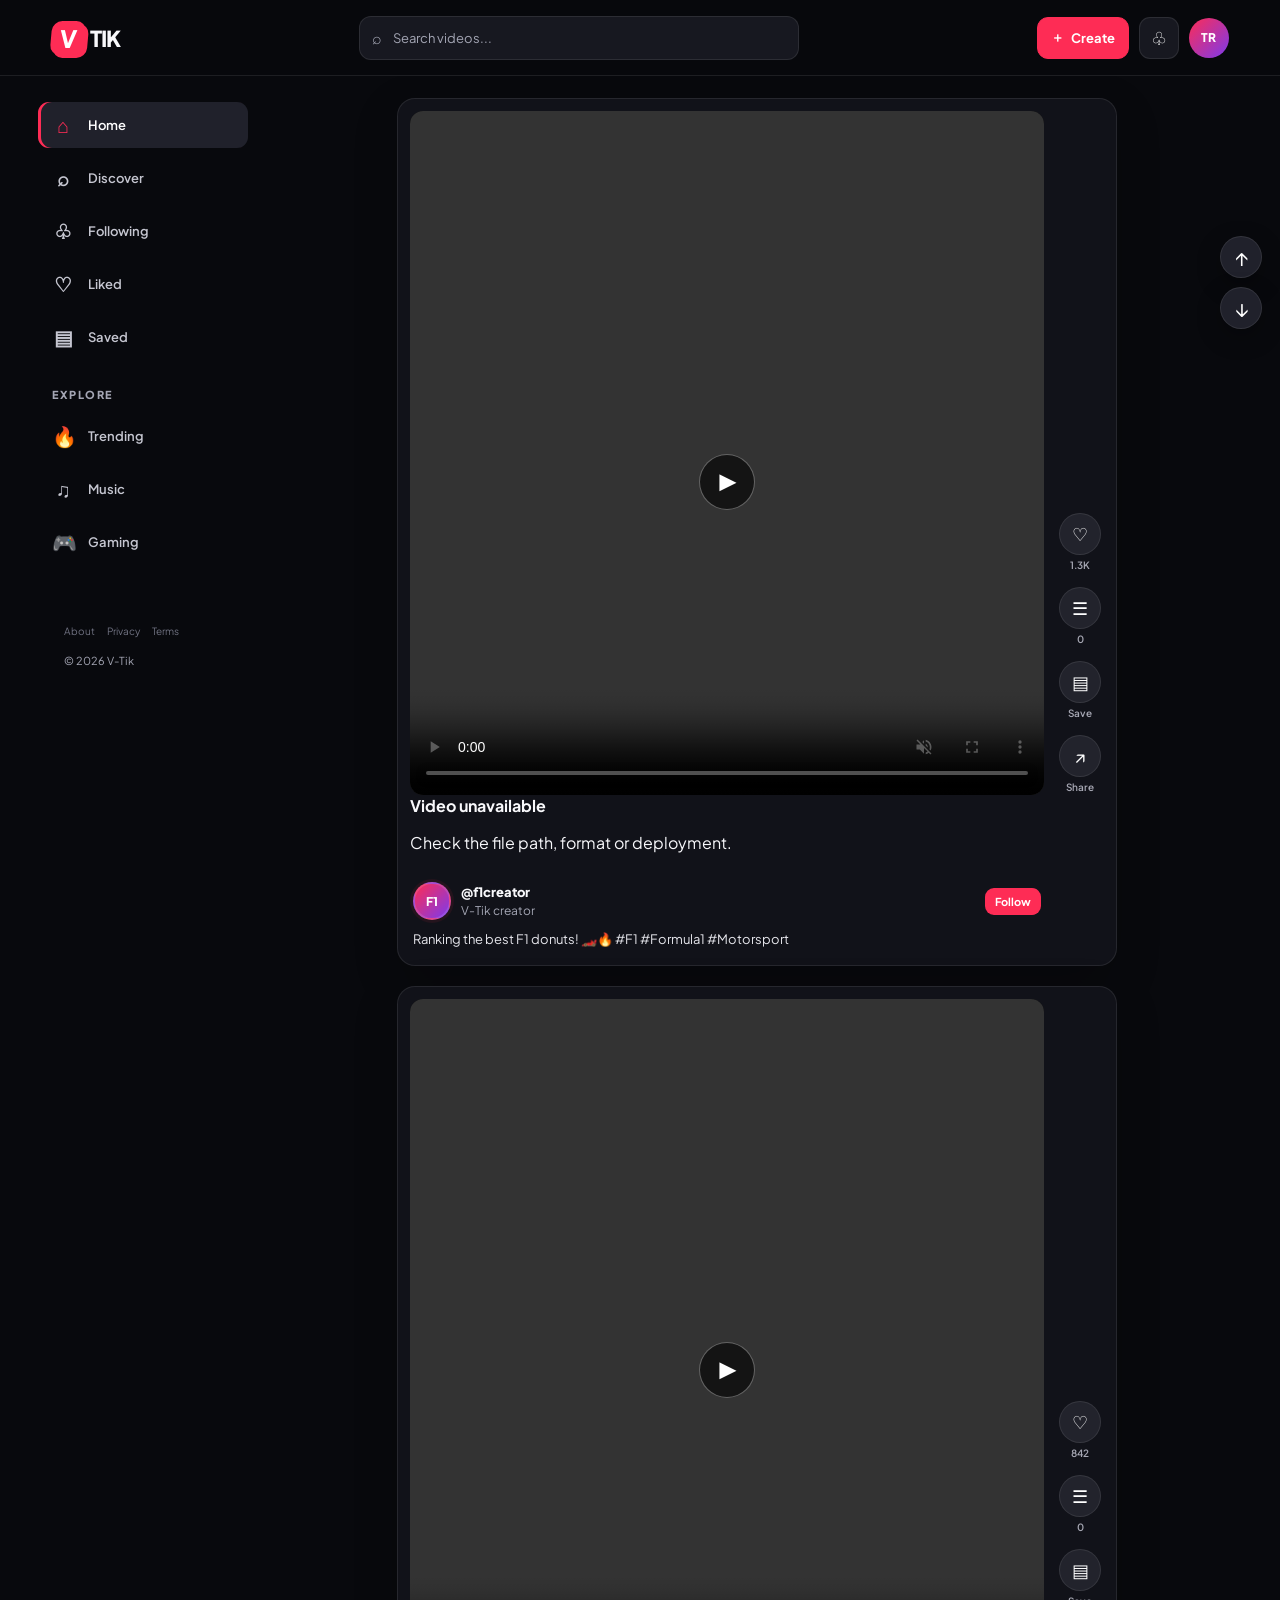
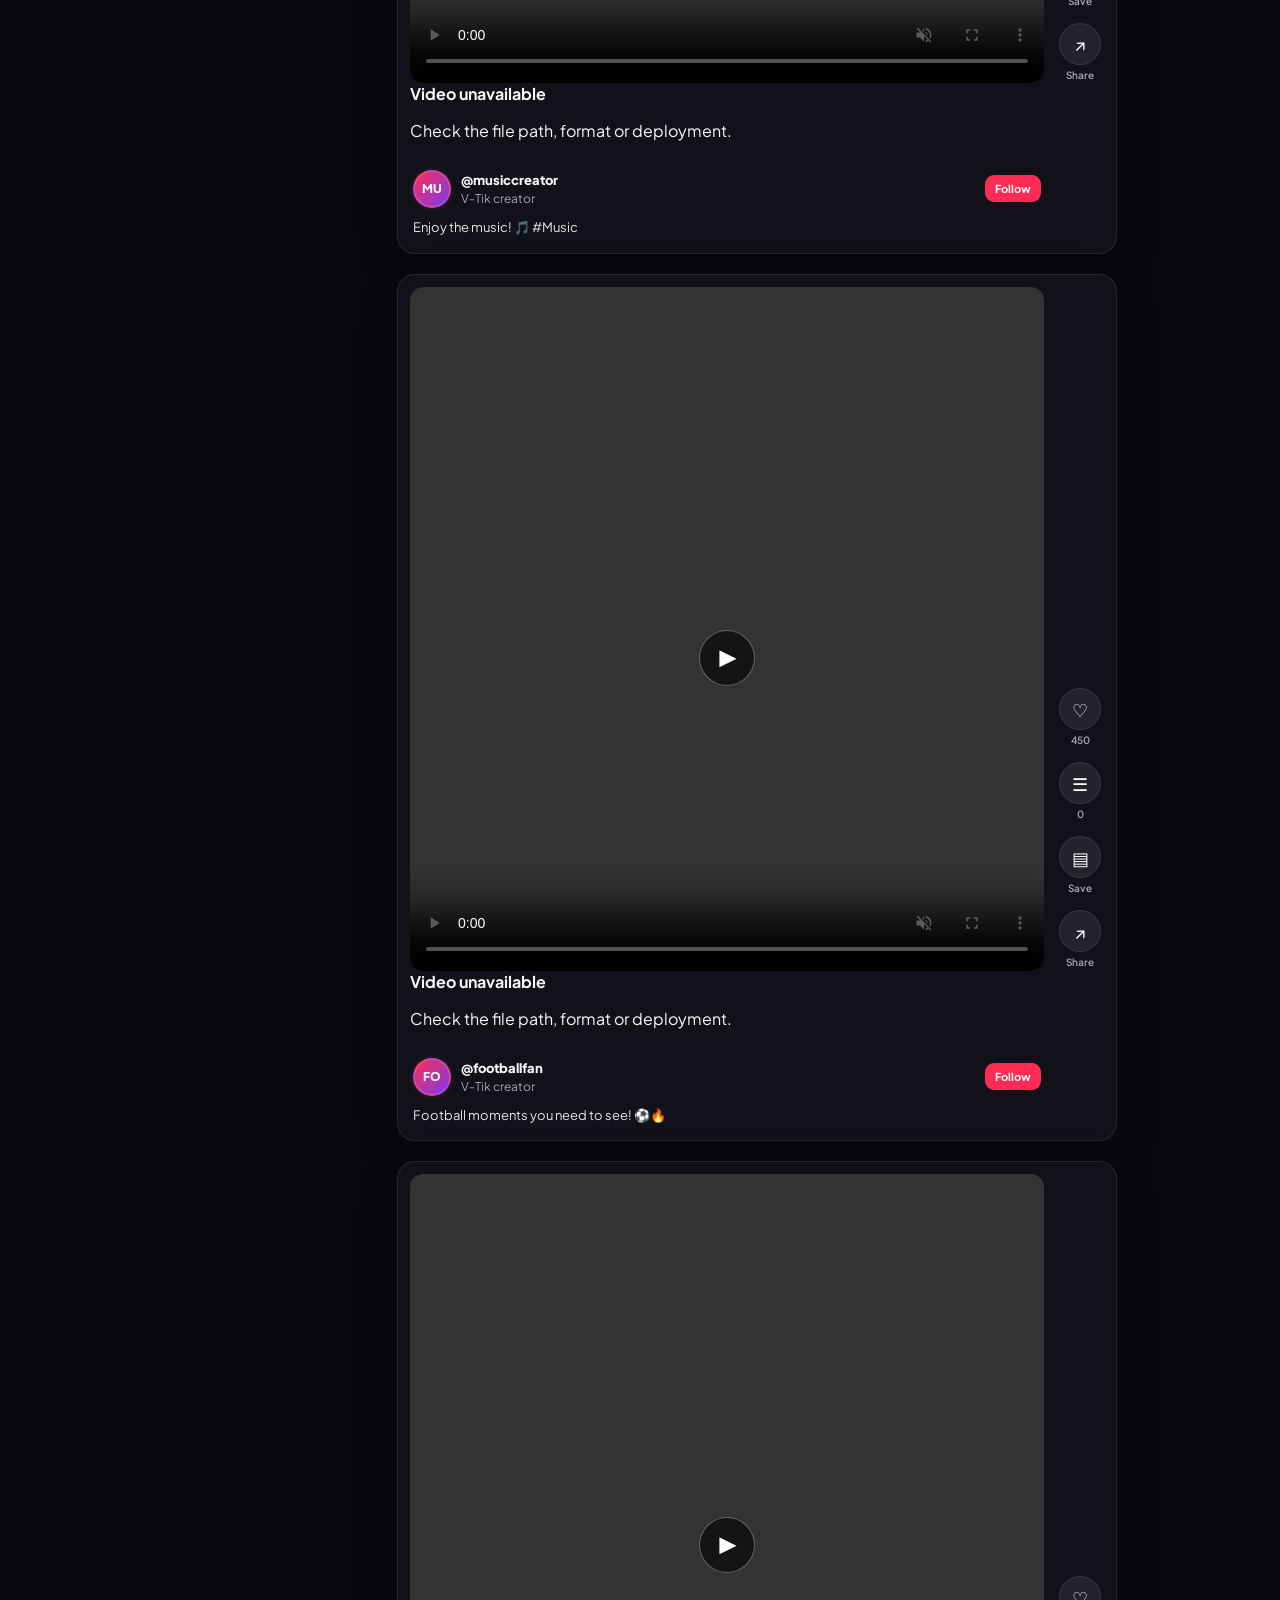
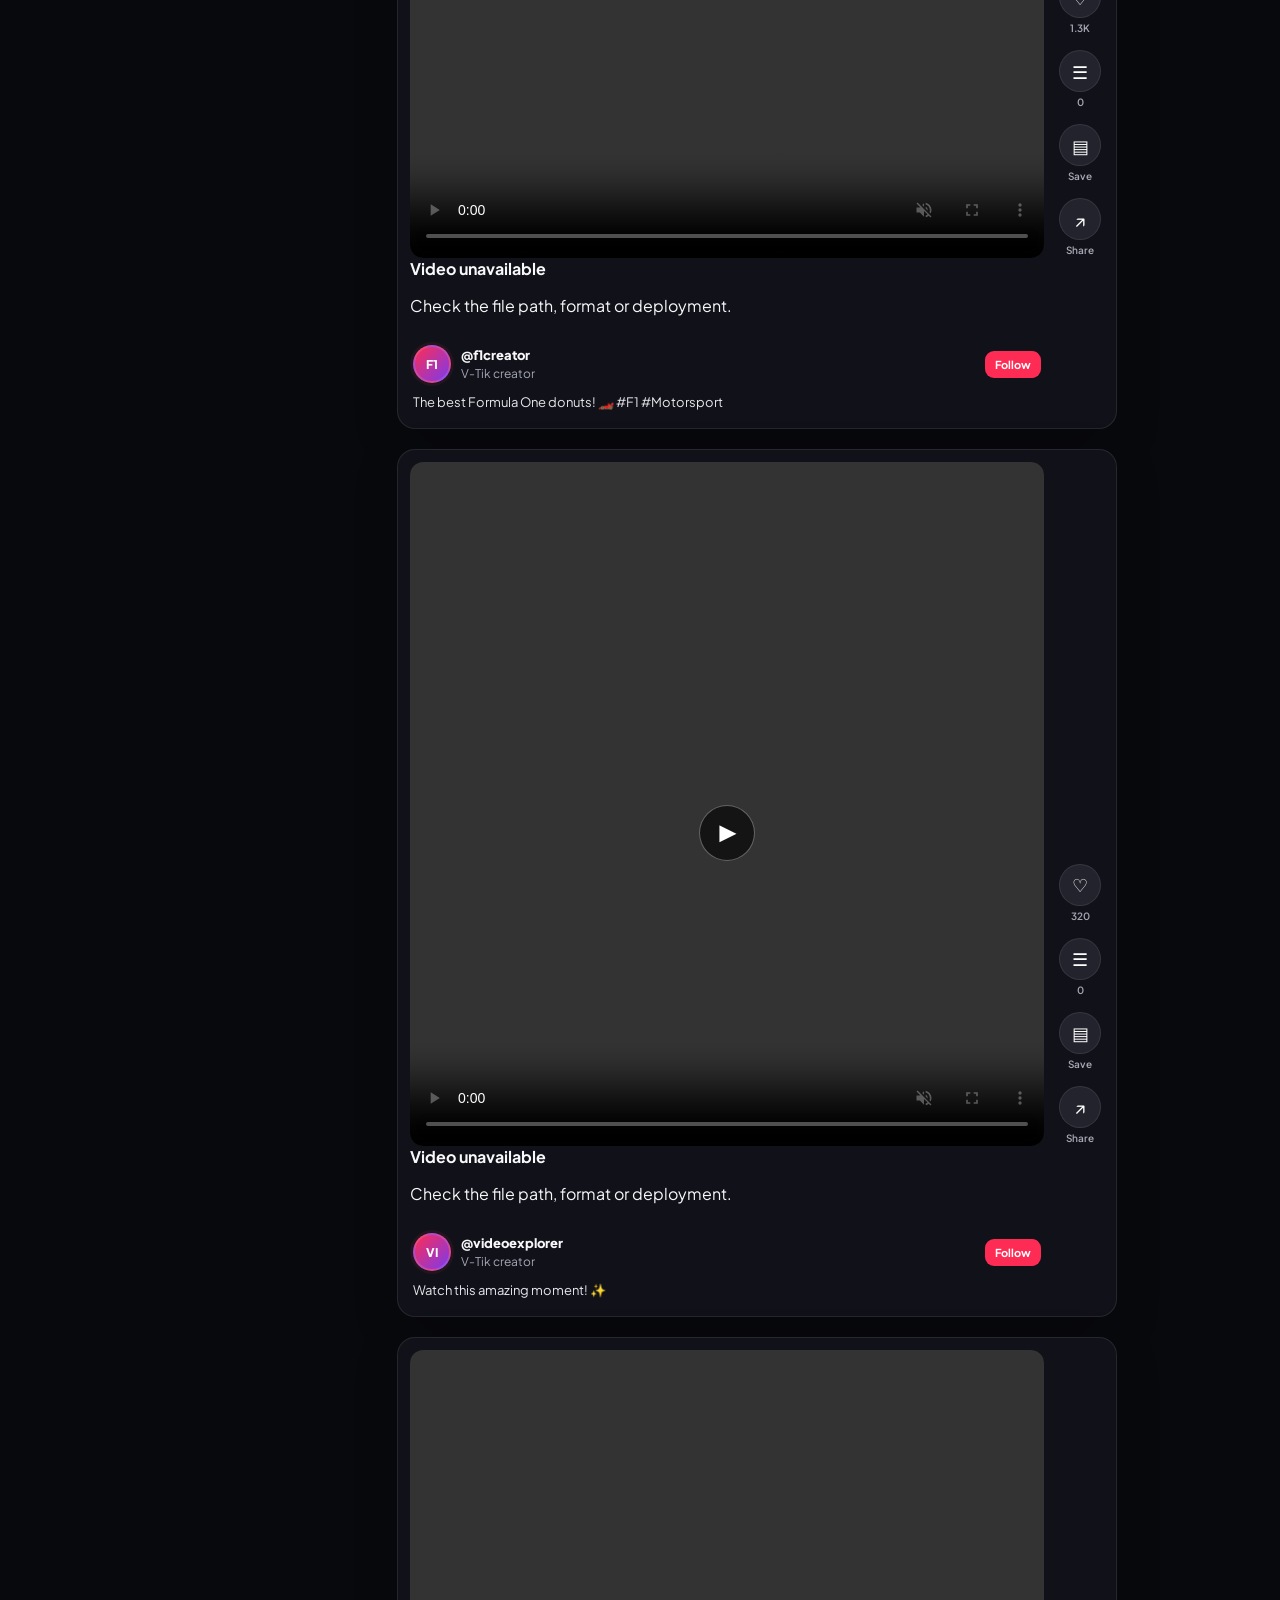
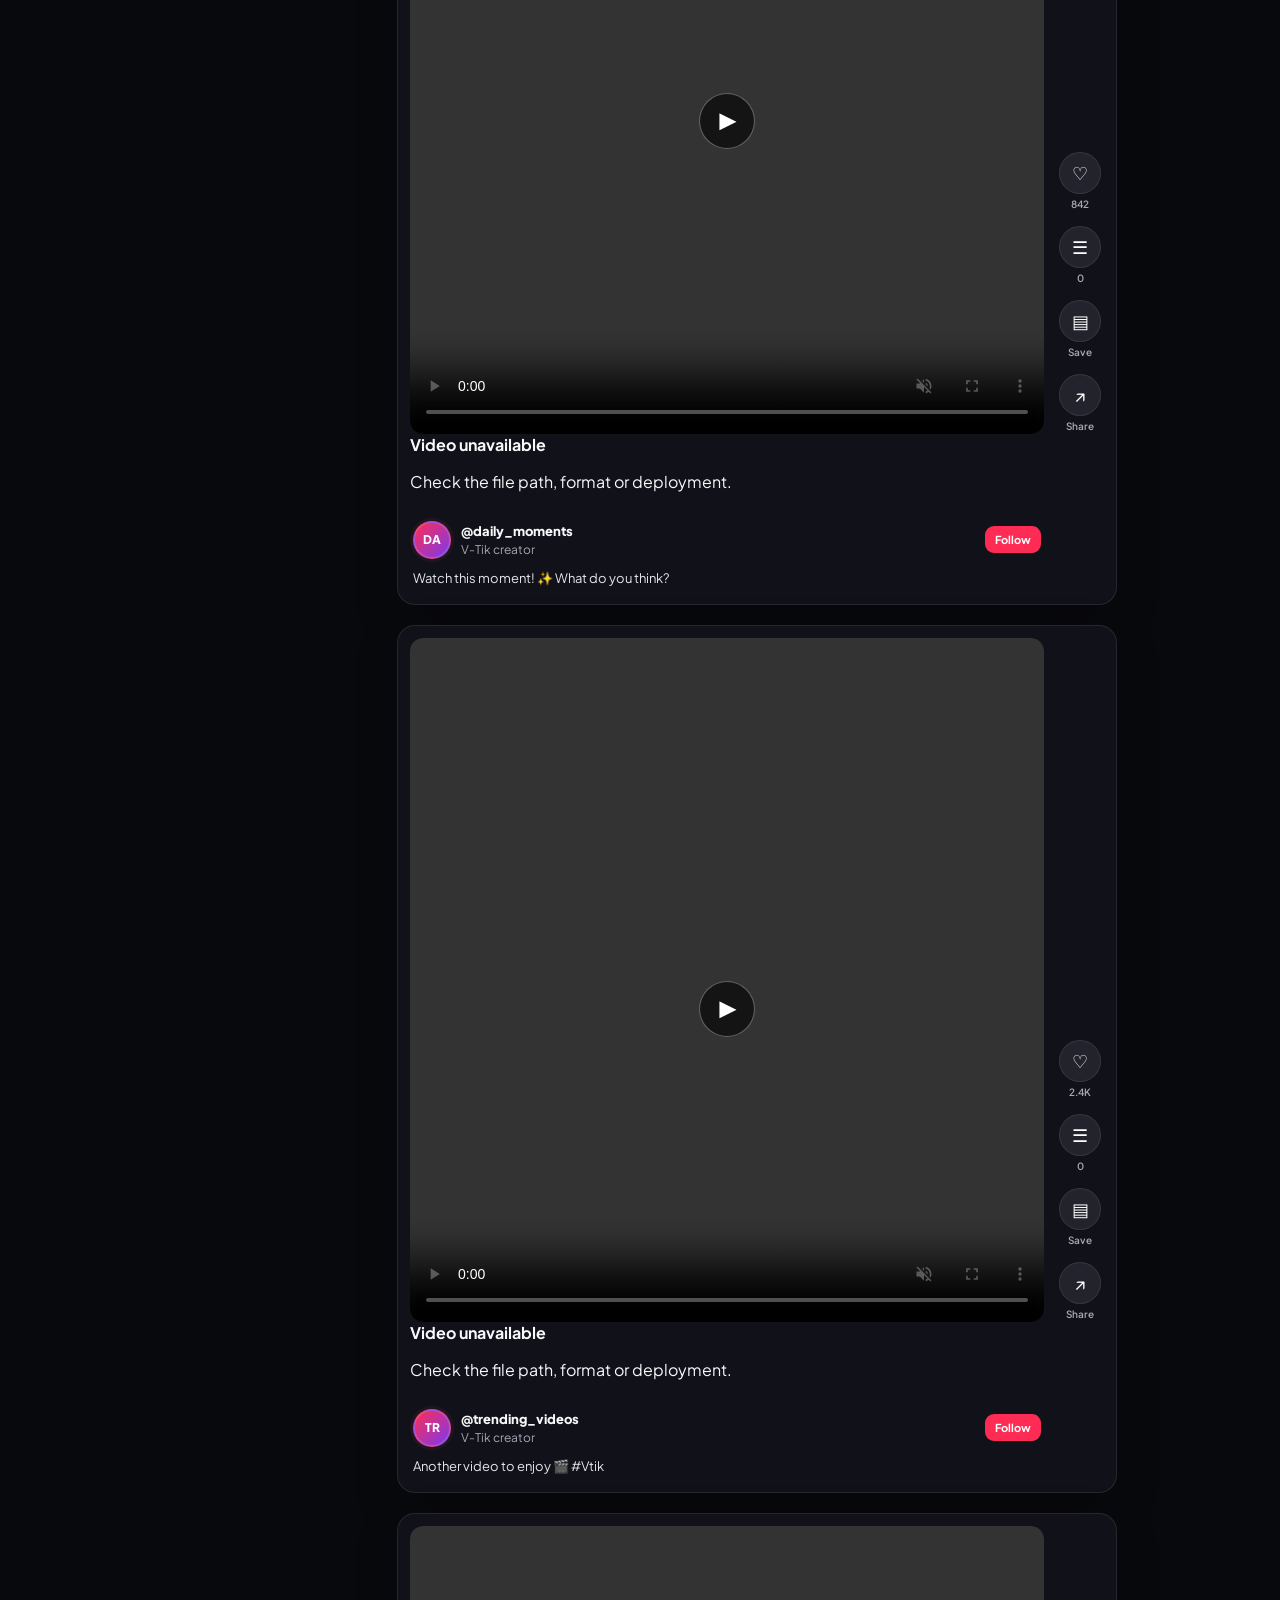
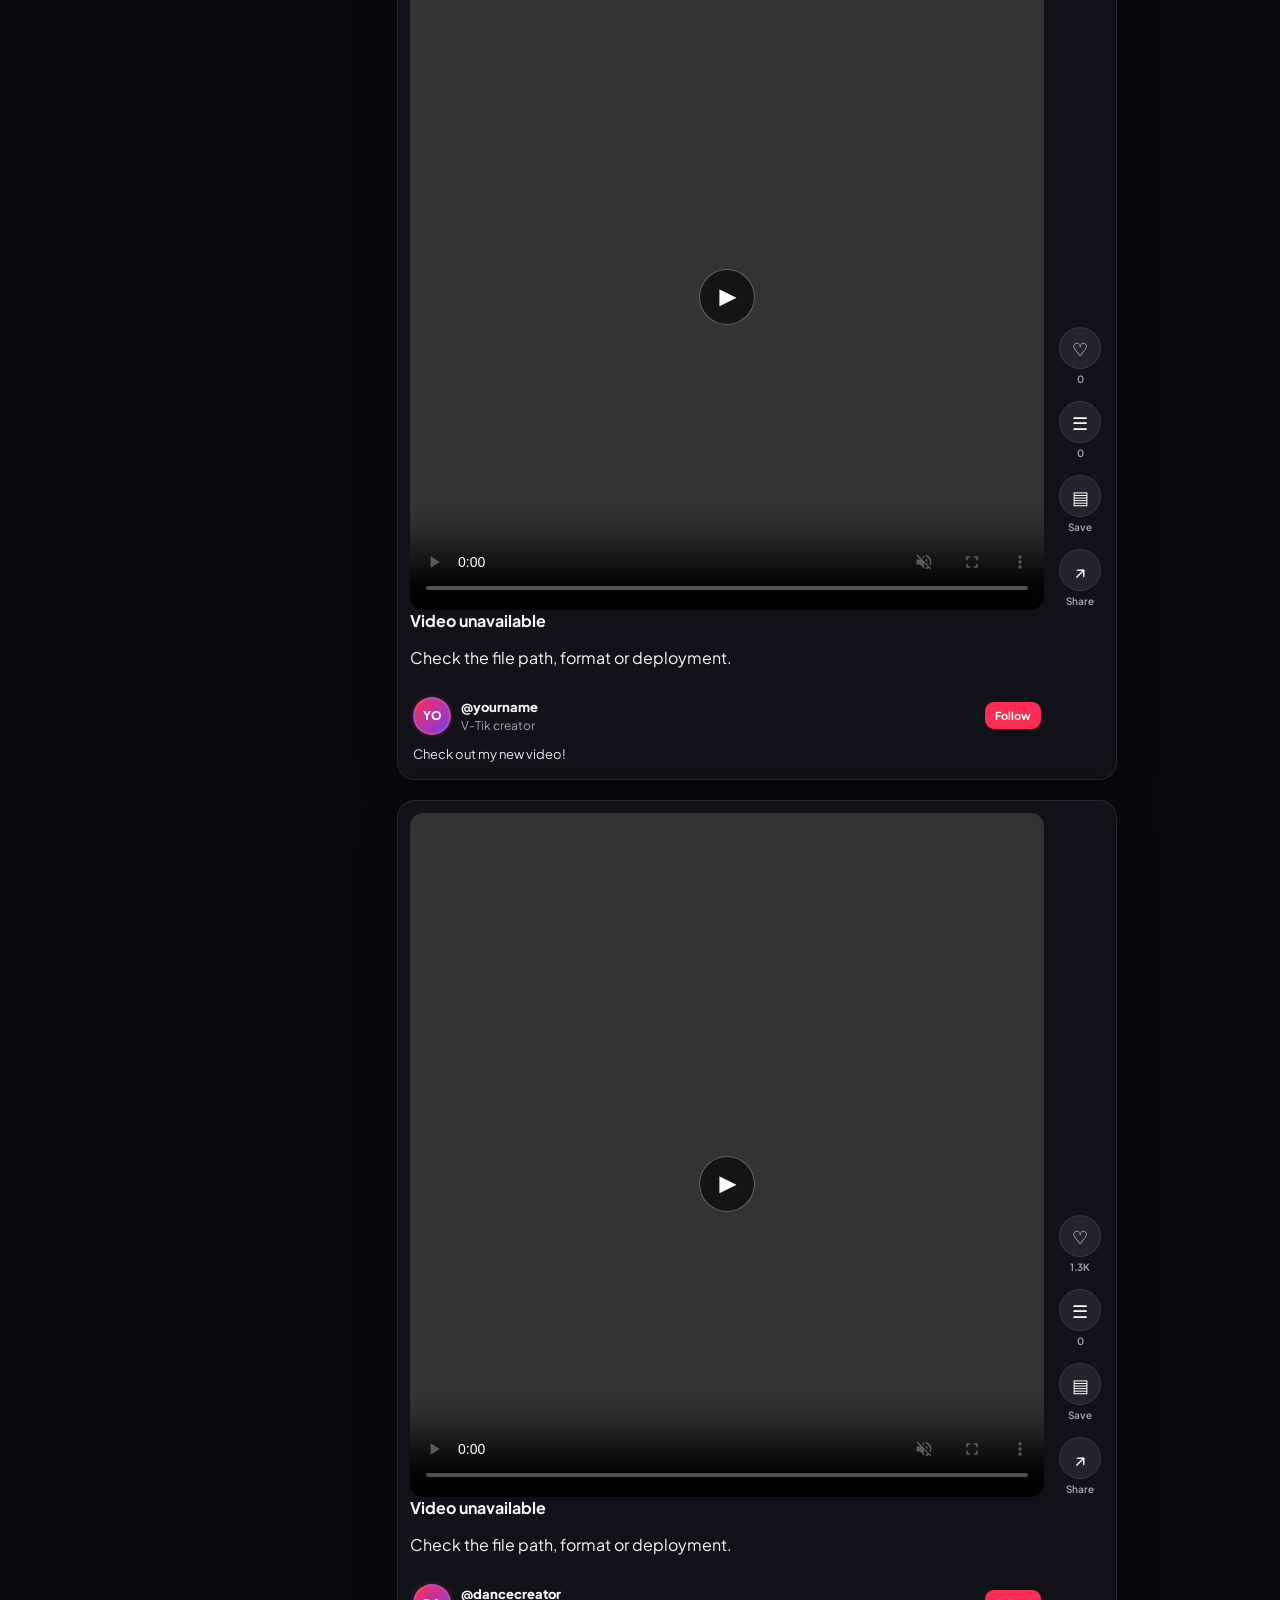
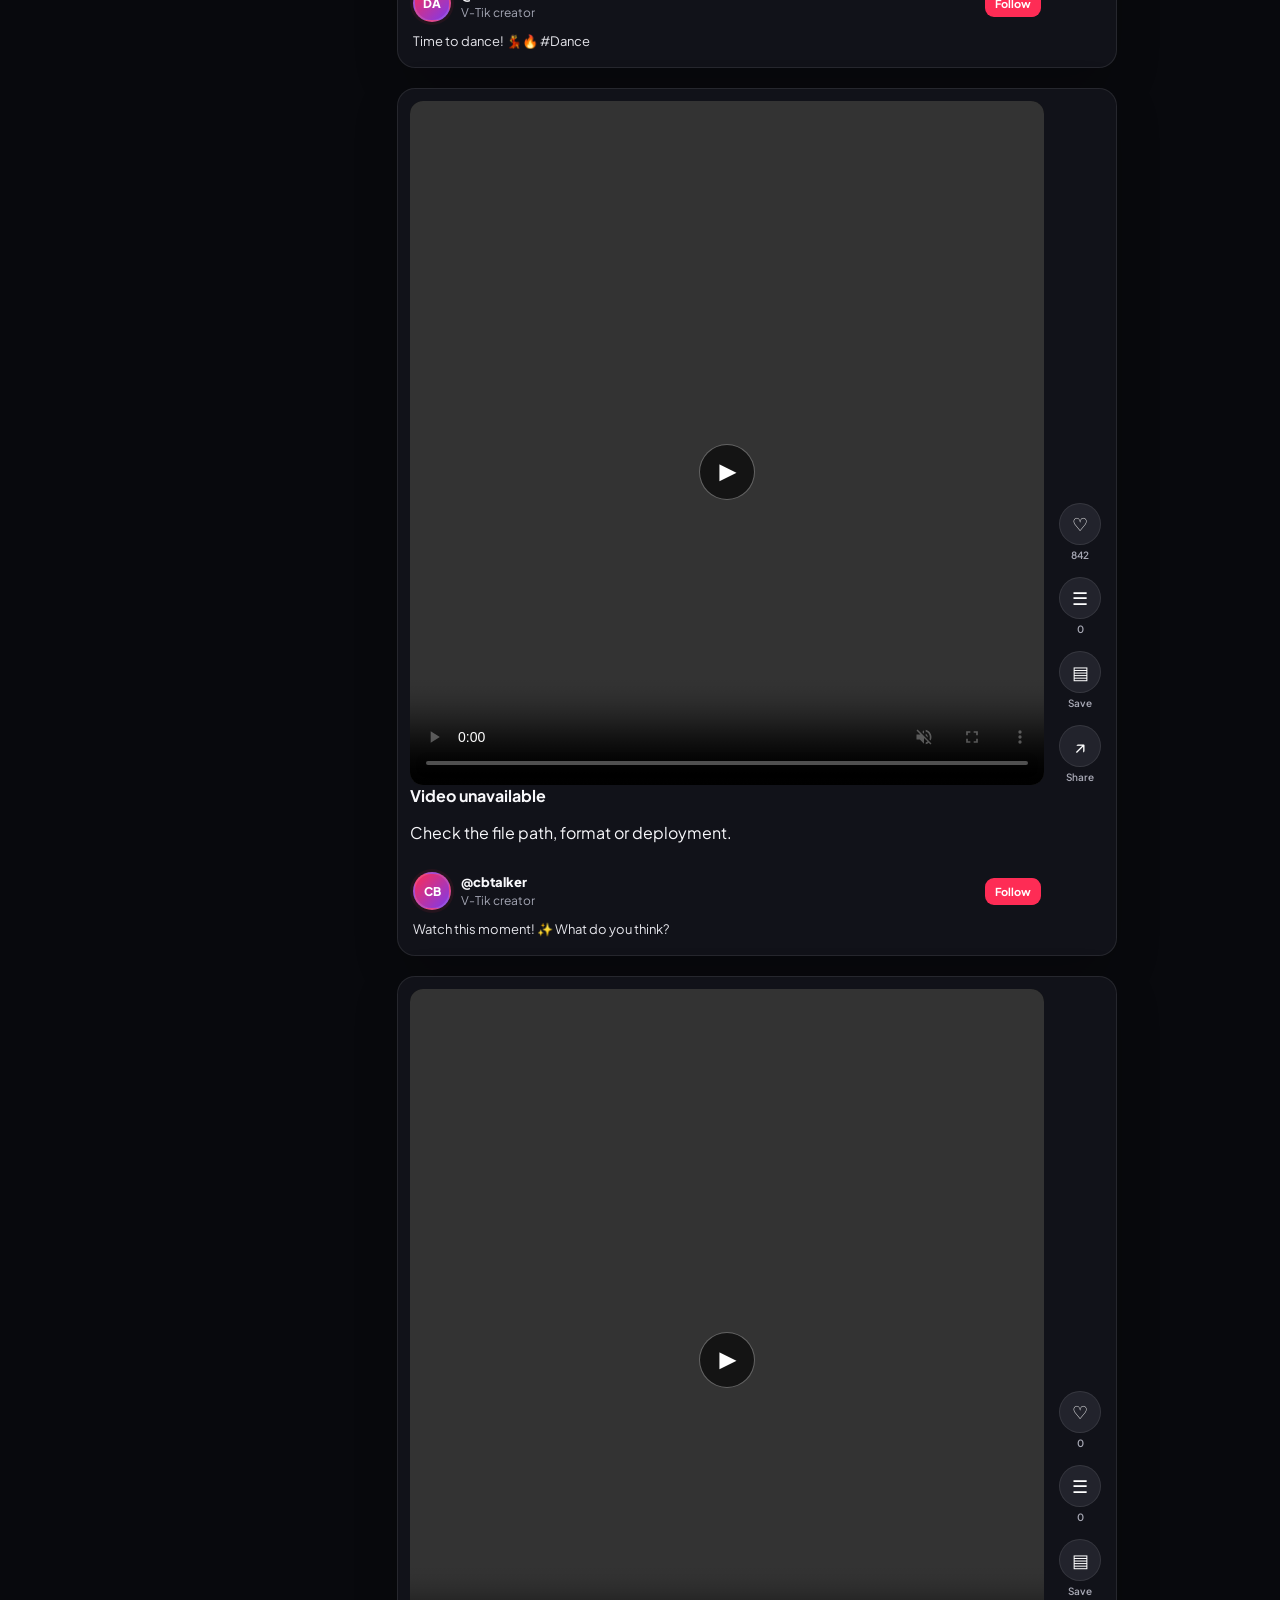
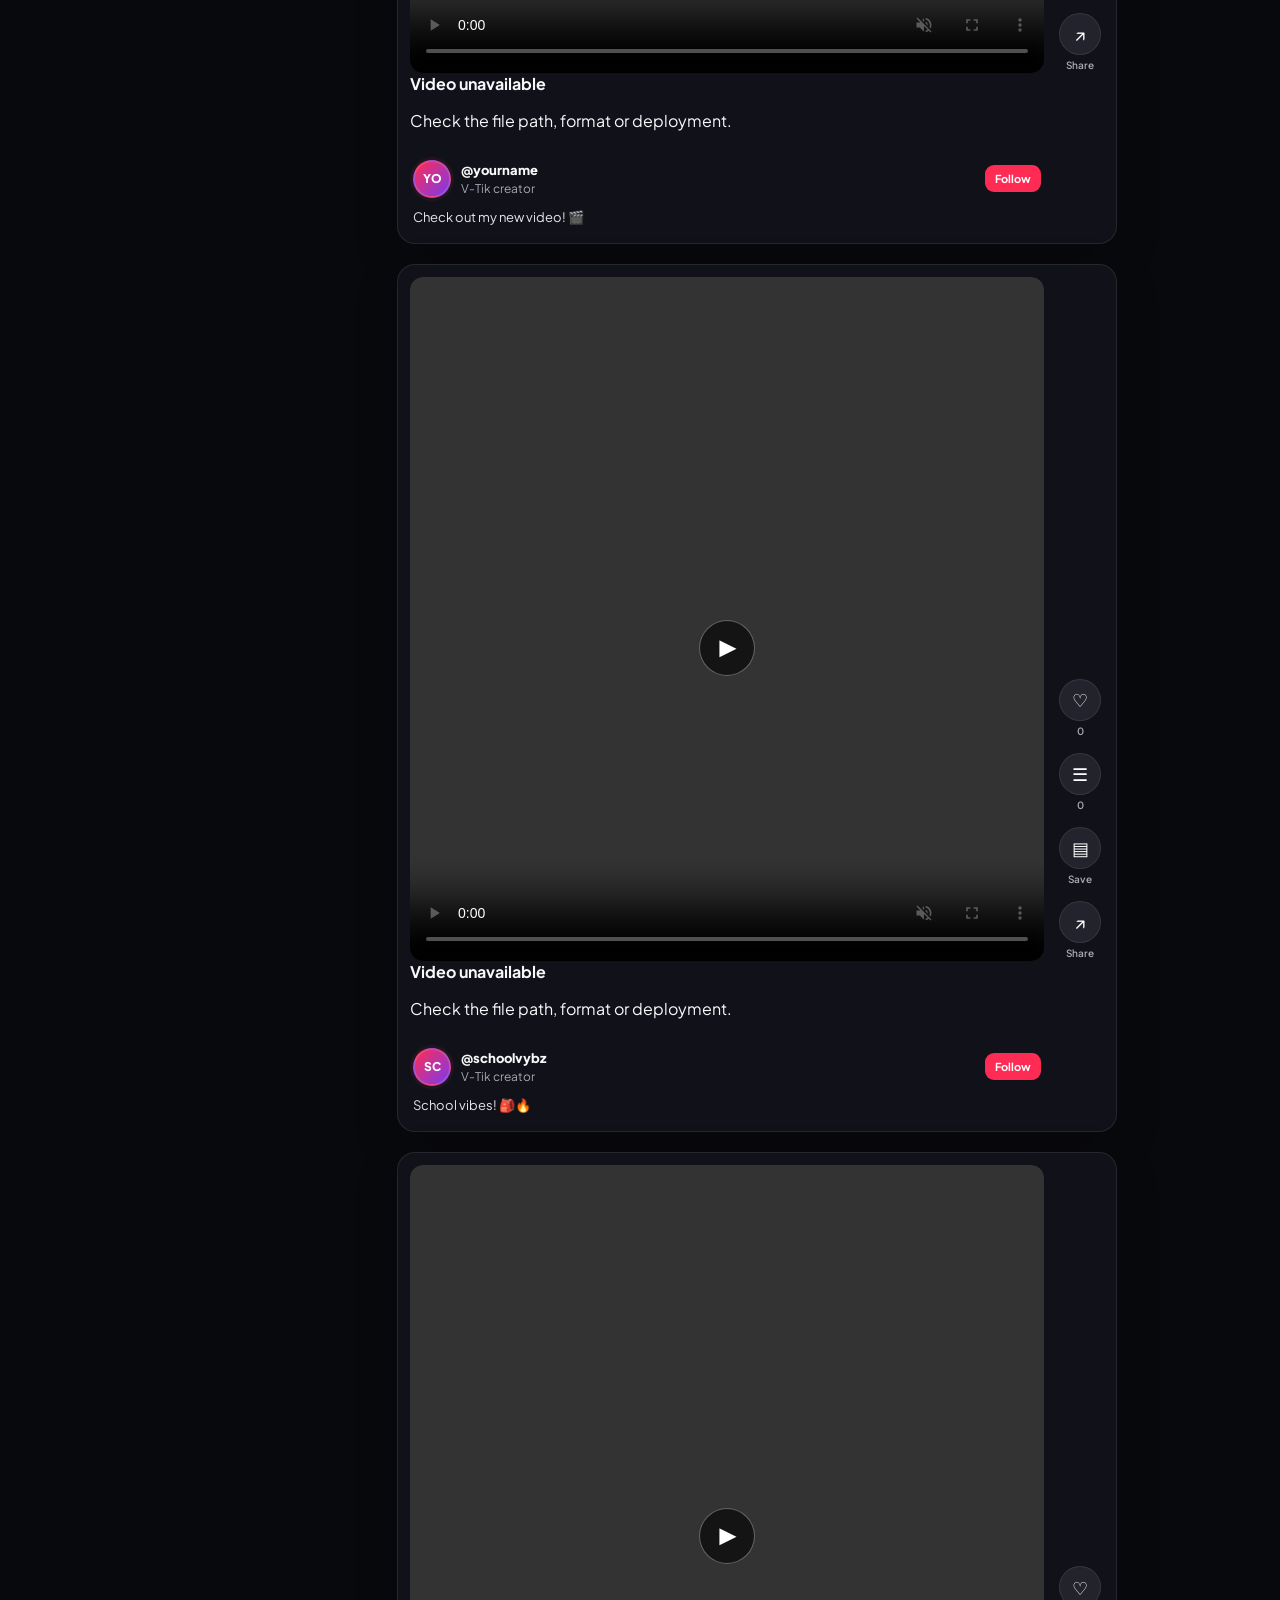
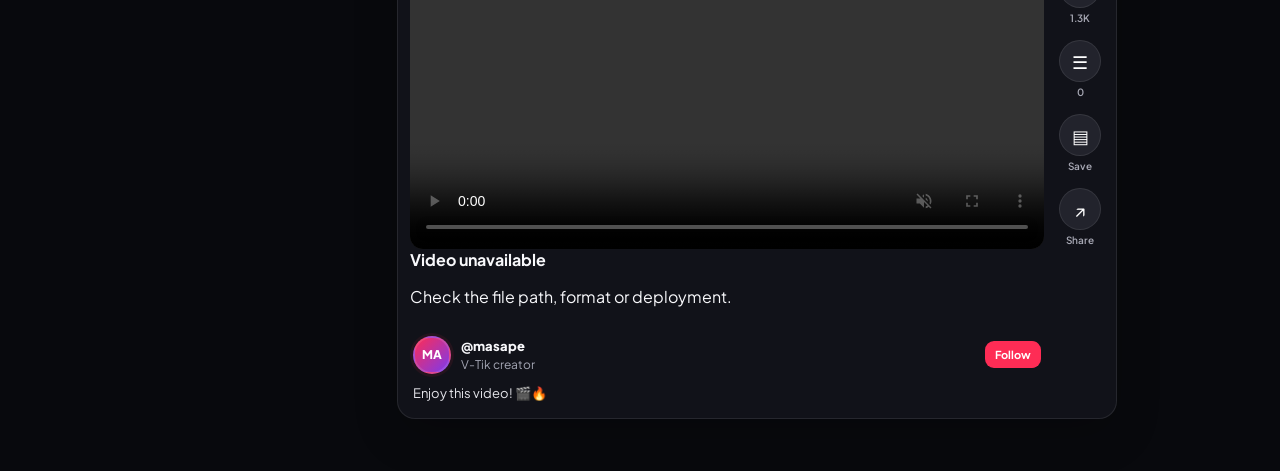
<file: index.html>
<!DOCTYPE html>
<html lang="en">
<head>
    <meta charset="UTF-8">
    <meta name="viewport" content="width=device-width, initial-scale=1">
    <meta name="theme-color" content="#08090d">
    <meta name="description" content="Discover, watch, share, and create short videos on V-Tik.">

    <title>V-Tik — Short Videos</title>
<link rel="icon" type="logo.png" href="logo.png">
    <link rel="preconnect" href="https://fonts.googleapis.com">
    <link rel="preconnect" href="https://fonts.gstatic.com" crossorigin>
    <link href="https://fonts.googleapis.com/css2?family=Plus+Jakarta+Sans:wght@400;500;600;700;800&display=swap" rel="stylesheet">

    <link rel="stylesheet" href="style.css">

    <style>
        :root {
            color-scheme: dark;
            --bg: #08090d;
            --panel: #111219;
            --text: #f8f8fb;
            --muted: #a4a6b4;
            --pink: #fe2c55;
            --cyan: #25f4ee;
            --border: rgba(255,255,255,.09);
        }

        * { box-sizing: border-box; }

        html {
            scroll-behavior: smooth;
            background: var(--bg);
        }

        body {
            margin: 0;
            background: var(--bg);
            color: var(--text);
            font-family: "Plus Jakarta Sans", sans-serif;
        }

        button, input { font: inherit; }
        button { cursor: pointer; }
        a { color: inherit; text-decoration: none; }
        [hidden] { display: none !important; }

        body.modal-open { overflow: hidden; }

        /* Header */

        .topbar {
            position: sticky;
            top: 0;
            z-index: 100;
            min-height: 68px;
            display: flex;
            align-items: center;
            justify-content: space-between;
            gap: 20px;
            padding: 10px 4%;
            border-bottom: 1px solid var(--border);
            background: rgba(8,9,13,.94);
            backdrop-filter: blur(18px);
        }

        .brand {
            display: flex;
            align-items: center;
            gap: 5px;
            flex-shrink: 0;
            font-size: 22px;
            font-weight: 800;
            letter-spacing: -1px;
        }

        .brand-v {
            display: grid;
            place-items: center;
            width: 34px;
            height: 34px;
            border-radius: 10px;
            background: var(--pink);
            color: white;
        }

        .search {
            display: flex;
            align-items: center;
            gap: 9px;
            width: min(440px, 45vw);
            min-height: 42px;
            padding: 0 12px;
            border: 1px solid var(--border);
            border-radius: 12px;
            background: #171820;
        }

        .search input {
            width: 100%;
            min-width: 0;
            border: 0;
            outline: 0;
            background: transparent;
            color: white;
        }

        .search input::placeholder { color: var(--muted); }

        .clear-search {
            border: 0;
            background: transparent;
            color: white;
        }

        .topbar-actions {
            display: flex;
            align-items: center;
            gap: 10px;
        }

        .create-btn, .round-btn {
            min-height: 40px;
            display: flex;
            align-items: center;
            justify-content: center;
            gap: 7px;
            padding: 0 13px;
            border: 1px solid var(--border);
            border-radius: 11px;
            background: #171820;
            color: white;
        }

        .create-btn {
            background: var(--pink);
            border-color: var(--pink);
            font-weight: 700;
        }

        .round-btn {
            width: 40px;
            padding: 0;
            font-size: 18px;
        }

        .avatar {
            width: 40px;
            height: 40px;
            display: grid;
            place-items: center;
            border-radius: 50%;
            background: linear-gradient(135deg, var(--pink), #7c3aed);
            color: white;
            font-weight: 800;
            font-size: 12px;
        }

        /* Layout */

        .shell {
            display: grid;
            grid-template-columns: 210px minmax(0, 1fr);
            gap: 24px;
            max-width: 1500px;
            margin: 0 auto;
            padding: 22px 3%;
        }

        .sidebar {
            position: sticky;
            top: 90px;
            align-self: start;
        }

        .nav-group {
            display: grid;
            gap: 7px;
        }

        .nav-item {
            width: 100%;
            min-height: 46px;
            display: flex;
            align-items: center;
            gap: 14px;
            padding: 0 14px;
            border: 0;
            border-radius: 11px;
            background: transparent;
            color: #c5c6d0;
            text-align: left;
            font-weight: 600;
        }

        .nav-item > span:first-child {
            width: 22px;
            text-align: center;
            font-size: 20px;
        }

        .nav-item:hover, .nav-item.active {
            background: #20212b;
            color: white;
        }

        .nav-item.active > span:first-child { color: var(--pink); }

        .side-title {
            margin: 28px 14px 12px;
            color: var(--muted);
            font-size: 11px;
            font-weight: 800;
            letter-spacing: 1.5px;
            text-transform: uppercase;
        }

        .side-bottom {
            margin: 30px 14px 0;
            color: var(--muted);
            font-size: 11px;
            line-height: 2;
        }

        .footer-links {
            display: flex;
            flex-wrap: wrap;
            gap: 4px 12px;
        }

        /* Video area: no feed heading */

        .main-content {
            min-width: 0;
            padding-bottom: 30px;
        }

        .video-list {
            display: flex;
            flex-direction: column;
            align-items: center;
            gap: 20px;
            width: 100%;
        }

        .video-card {
            display: grid;
            grid-template-columns: minmax(0, 1fr) 48px;
            align-items: end;
            gap: 12px;
            width: min(100%, 720px);
            padding: 12px;
            border: 1px solid var(--border);
            border-radius: 18px;
            background: var(--panel);
            scroll-margin-top: 80px;
        }

        .video-card-main { min-width: 0; }

        .video-stage {
            position: relative;
            min-width: 0;
        }

        .feed-video {
            display: block;
            width: 100%;
            max-height: 78vh;
            aspect-ratio: 9 / 16;
            object-fit: contain;
            border-radius: 13px;
            background: #000;
        }

        .video-play-overlay {
            position: absolute;
            top: 50%;
            left: 50%;
            display: none;
            place-items: center;
            width: 56px;
            height: 56px;
            transform: translate(-50%, -50%);
            border: 1px solid #ffffff55;
            border-radius: 50%;
            background: #0009;
            color: white;
            font-size: 22px;
            pointer-events: none;
        }

        .video-card.is-paused .video-play-overlay { display: grid; }

        .video-info { padding: 13px 3px 3px; }

        .video-details {
            display: flex;
            align-items: center;
            gap: 10px;
            margin-bottom: 9px;
        }

        .creator-avatar {
            width: 38px;
            height: 38px;
            flex: 0 0 38px;
            display: grid;
            place-items: center;
            border-radius: 50%;
            background: linear-gradient(135deg, var(--pink), #7c3aed);
            font-size: 12px;
            font-weight: 800;
        }

        .creator-meta {
            flex: 1;
            min-width: 0;
        }

        .creator-meta strong, .creator-meta span {
            display: block;
            overflow-wrap: anywhere;
        }

        .creator-meta span {
            margin-top: 3px;
            color: var(--muted);
            font-size: 12px;
        }

        .video-caption {
            margin: 0;
            font-size: 13px;
            line-height: 1.6;
            overflow-wrap: anywhere;
        }

        .video-actions {
            display: flex;
            flex-direction: column;
            align-items: center;
            gap: 16px;
            padding-bottom: 10px;
        }

        .video-actions button {
            display: flex;
            flex-direction: column;
            align-items: center;
            gap: 4px;
            padding: 0;
            border: 0;
            background: transparent;
            color: white;
            font-size: 10px;
        }

        .video-actions button span {
            width: 42px;
            height: 42px;
            display: grid;
            place-items: center;
            border: 1px solid var(--border);
            border-radius: 50%;
            background: #22232c;
            font-size: 18px;
            transition: background .2s, color .2s;
        }

        .video-actions button:hover span { color: var(--cyan); }

        .video-actions .like-action.active span { color: var(--pink); }

        .follow-btn {
            margin-left: auto;
            padding: 7px 10px;
            border: 0;
            border-radius: 9px;
            background: var(--pink);
            color: white;
            font-size: 11px;
            font-weight: 700;
        }

        .feed-empty {
            padding: 30px 15px;
            color: var(--muted);
            text-align: center;
        }

        /* Scroll controls */

        .scroll-controls {
            position: fixed;
            right: 18px;
            bottom: 22px;
            z-index: 50;
            display: flex;
            flex-direction: column;
            gap: 9px;
        }

        .scroll-controls button {
            width: 42px;
            height: 42px;
            display: grid;
            place-items: center;
            border: 1px solid var(--border);
            border-radius: 50%;
            background: #20212b;
            color: white;
            font-size: 21px;
        }

        .scroll-controls button:hover { background: var(--pink); }

        /* Modals */

        .modal {
            position: fixed;
            inset: 0;
            z-index: 1000;
            display: none;
            align-items: center;
            justify-content: center;
            padding: 16px;
        }

        .modal.active {
            display: flex;
        }

        .modal-backdrop {
            position: absolute;
            inset: 0;
            background: #000b;
            backdrop-filter: blur(7px);
        }

        .modal-box {
            position: relative;
            z-index: 1;
            width: min(100%, 480px);
            max-height: 90vh;
            overflow-y: auto;
            padding: 24px;
            border: 1px solid var(--border);
            border-radius: 19px;
            background: #15161e;
            box-shadow: 0 20px 80px #0008;
        }

        .modal-header {
            display: flex;
            align-items: center;
            justify-content: space-between;
            gap: 12px;
            margin-bottom: 18px;
        }

        .modal-header h2, .create-box h2 {
            margin: 0;
            font-size: 21px;
        }

        .close, .viewer-close {
            width: 38px;
            height: 38px;
            display: grid;
            place-items: center;
            border: 1px solid var(--border);
            border-radius: 50%;
            background: #252631;
            color: white;
        }

        .create-box > .close { float: right; }

        .upload-zone {
            clear: both;
            padding: 28px 14px;
            border: 1px dashed #555766;
            border-radius: 14px;
            text-align: center;
        }

        .upload-icon-wrapper {
            margin-bottom: 12px;
            color: var(--pink);
            font-size: 30px;
        }

        .upload-zone p, .file-name-muted {
            color: var(--muted);
            font-size: 13px;
        }

        .upload-btn {
            display: inline-block;
            margin-top: 8px;
            padding: 10px 15px;
            border-radius: 9px;
            background: var(--pink);
            color: white;
            font-size: 13px;
            font-weight: 700;
            cursor: pointer;
        }

        .preview-container { margin-top: 16px; }

        .upload-preview {
            display: block;
            width: 100%;
            max-height: 300px;
            border-radius: 12px;
            background: black;
        }

        .caption-wrapper { margin-top: 16px; }

        .caption-input, .comment-form input {
            width: 100%;
            min-height: 44px;
            padding: 11px;
            border: 1px solid var(--border);
            border-radius: 10px;
            outline: none;
            background: #20212b;
            color: white;
        }

        .caption-input:focus, .comment-form input:focus {
            border-color: var(--pink);
        }

        .post-video-btn {
            width: 100%;
            min-height: 44px;
            margin-top: 15px;
            border: 0;
            border-radius: 10px;
            background: var(--pink);
            color: white;
            font-weight: 800;
        }

        .post-video-btn:disabled {
            opacity: .45;
            cursor: not-allowed;
        }

        .comments-list {
            display: flex;
            flex-direction: column;
            gap: 12px;
            min-height: 70px;
            max-height: 45vh;
            overflow-y: auto;
        }

        .comment-item {
            padding: 12px;
            border-radius: 11px;
            background: #20212b;
        }

        .comment-item p {
            margin: 5px 0 0;
            font-size: 13px;
            overflow-wrap: anywhere;
        }

        .comment-form {
            display: flex;
            gap: 8px;
            margin-top: 16px;
        }

        .comment-form input { min-width: 0; flex: 1; }

        .comment-form button {
            padding: 0 15px;
            border: 0;
            border-radius: 9px;
            background: var(--pink);
            color: white;
            font-weight: 700;
        }

        /* Fullscreen viewer */

        .viewer {
            position: fixed;
            inset: 0;
            z-index: 1100;
            display: none;
            align-items: center;
            justify-content: center;
            padding: 20px;
            background: #000f;
        }

        .viewer.active { display: flex; }

        .viewer video {
            width: auto;
            max-width: 100%;
            height: auto;
            max-height: 90vh;
            background: black;
        }

        .viewer-close {
            position: absolute;
            top: 16px;
            right: 16px;
            z-index: 2;
        }

        .toast {
            position: fixed;
            left: 50%;
            bottom: 25px;
            z-index: 2000;
            max-width: calc(100% - 30px);
            padding: 12px 17px;
            transform: translateX(-50%);
            border: 1px solid var(--border);
            border-radius: 12px;
            background: #242530;
            color: white;
            opacity: 0;
            pointer-events: none;
            transition: opacity .2s;
        }

        .toast.show { opacity: 1; }

        .mobile-nav { display: none; }

        @media (max-width: 900px) {
            .shell {
                grid-template-columns: 175px minmax(0, 1fr);
                gap: 16px;
            }
        }

        @media (max-width: 700px) {
            .topbar {
                min-height: 60px;
                gap: 9px;
                padding: 9px 12px;
            }

            .brand { font-size: 18px; }
            .brand-v { width: 30px; height: 30px; }

            .search {
                flex: 1;
                width: auto;
                min-width: 0;
                padding: 0 8px;
            }

            .search input { font-size: 12px; }

            .topbar-actions { gap: 6px; }

            .create-btn {
                width: 36px;
                min-height: 36px;
                padding: 0;
            }

            .create-btn .create-label,
            .round-btn,
            .profile-link { display: none; }

            .shell {
                display: block;
                padding: 10px 8px 85px;
            }

            .sidebar { display: none; }

            .main-content { padding-bottom: 15px; }

            .video-list { gap: 13px; }

            .video-card {
                grid-template-columns: minmax(0, 1fr) 39px;
                gap: 7px;
                width: 100%;
                padding: 7px;
                border-radius: 14px;
                scroll-margin-top: 68px;
            }

            .feed-video {
                max-height: 76vh;
                border-radius: 10px;
            }

            .video-actions { gap: 12px; }

            .video-actions button span {
                width: 34px;
                height: 34px;
                font-size: 15px;
            }

            .video-actions button { font-size: 9px; }

            .creator-avatar {
                width: 33px;
                height: 33px;
                flex-basis: 33px;
            }

            .video-caption { font-size: 12px; }

            .scroll-controls {
                right: 9px;
                bottom: 76px;
            }

            .scroll-controls button {
                width: 36px;
                height: 36px;
            }

            .mobile-nav {
                position: fixed;
                right: 0;
                bottom: 0;
                left: 0;
                z-index: 200;
                display: flex;
                align-items: center;
                justify-content: space-around;
                min-height: 63px;
                padding: 5px 6px env(safe-area-inset-bottom);
                border-top: 1px solid var(--border);
                background: rgba(14,15,21,.97);
                backdrop-filter: blur(18px);
            }

            .mobile-nav button, .mobile-profile-link {
                flex: 1;
                min-width: 0;
                display: flex;
                flex-direction: column;
                align-items: center;
                justify-content: center;
                gap: 3px;
                border: 0;
                background: transparent;
                color: var(--muted);
                font-size: 10px;
            }

            .mobile-nav button > span:first-child { font-size: 20px; }
            .mobile-nav button.active { color: white; }
            .mobile-nav button.active > span:first-child { color: var(--pink); }

            .mobile-nav .mobile-create > span {
                width: 37px;
                height: 31px;
                display: grid;
                place-items: center;
                border-radius: 9px;
                background: var(--pink);
                color: white;
                font-size: 24px;
            }

            .mobile-profile-link .avatar {
                width: 25px;
                height: 25px;
                font-size: 9px;
            }

            .modal { padding: 10px; }
            .modal-box { padding: 19px; }
        }

        @media (prefers-reduced-motion: reduce) {
            html { scroll-behavior: auto; }
            *, *::before, *::after { transition: none !important; }
        }
    </style>

    <script src="./app.js" defer></script>
</head>

<body>
    <header class="topbar">
        <a href="./index.html" class="brand" aria-label="V-Tik home">
            <span class="brand-v">V</span>
            <span> TIK</span>
        </a>

        <div class="search">
            <span aria-hidden="true">⌕</span>
            <input id="searchInput" type="search"
                   placeholder="Search videos..."
                   autocomplete="off" aria-label="Search videos">
            <button id="clearSearch" class="clear-search"
                    type="button" hidden aria-label="Clear search">✕</button>
        </div>

        <div class="topbar-actions">
            <button id="createTop" class="create-btn" type="button"
                    aria-controls="createModal" aria-haspopup="dialog">
                <span aria-hidden="true">＋</span>
                <span class="create-label">Create</span>
            </button>

            <button class="round-btn" id="notificationBtn"
                    type="button" aria-label="Notifications">♧</button>

            <a href="log.html" class="profile-link" aria-label="Profile">
                <span class="avatar">TR</span>
            </a>
        </div>
    </header>

    <div class="shell">
        <aside class="sidebar">
            <nav class="nav-group" aria-label="Main navigation">
                <button class="nav-item active" type="button" data-section="home">
                    <span>⌂</span><span>Home</span>
                </button>
                <button class="nav-item" type="button" data-section="discover">
                    <span>⌕</span><span>Discover</span>
                </button>
                <button class="nav-item" type="button" data-section="following">
                    <span>♧</span><span>Following</span>
                </button>
                <button class="nav-item" type="button" data-section="liked">
                    <span>♡</span><span>Liked</span>
                </button>
                <button class="nav-item" type="button" data-section="saved">
                    <span>▤</span><span>Saved</span>
                </button>
            </nav>

            <div class="side-title">Explore</div>

            <nav class="nav-group" aria-label="Explore categories">
                <button class="nav-item" type="button" data-section="trending">
                    <span>🔥</span><span>Trending</span>
                </button>
                <button class="nav-item" type="button" data-section="music">
                    <span>♫</span><span>Music</span>
                </button>
                <button class="nav-item" type="button" data-section="gaming">
                    <span>🎮</span><span>Gaming</span>
                </button>
            </nav>

            <div class="side-bottom">
                <div class="footer-links">
                    <a href="about.html">About</a>
                    <a href="privacy.html">Privacy</a>
                    <a href="#terms">Terms</a>
                </div>
                <p>© 2026 V-Tik</p>
            </div>
        </aside>

        <main class="main-content" id="mainContent">
            <!-- No feed heading: JavaScript inserts video cards here. -->
            <div class="video-list" id="videoList"></div>

            <p class="feed-empty" id="emptyFeed" hidden role="status">
                No videos found. Try another search.
            </p>
        </main>
    </div>

    <div class="scroll-controls" aria-label="Video navigation">
        <button id="scrollUp" type="button" aria-label="Previous video">↑</button>
        <button id="scrollDown" type="button" aria-label="Next video">↓</button>
    </div>

    <nav class="mobile-nav" aria-label="Mobile navigation">
        <button class="active" type="button" data-section="home">
            <span>⌂</span><span>Home</span>
        </button>
        <button type="button" data-section="discover">
            <span>⌕</span><span>Discover</span>
        </button>
        <button class="mobile-create" id="mobileCreate" type="button"
                aria-label="Create video" aria-controls="createModal">
            <span>＋</span>
        </button>
        <button type="button" data-section="following">
            <span>♧</span><span>Following</span>
        </button>
        <a href="log.html" class="mobile-profile-link">
            <span class="avatar">TR</span><span>Profile</span>
        </a>
    </nav>

    <!-- Comments modal -->
    <div class="modal" id="commentsModal" role="dialog"
         aria-modal="true" aria-labelledby="commentsTitle" aria-hidden="true">
        <div class="modal-backdrop" data-close-modal></div>

        <div class="modal-box">
            <div class="modal-header">
                <h2 id="commentsTitle">Comments</h2>
                <button class="close" id="closeComments" data-close-modal
                        type="button" aria-label="Close comments">✕</button>
            </div>

            <div class="comments-list" id="commentsList"></div>

            <form class="comment-form" id="commentForm">
                <input id="commentInput" name="comment" type="text"
                       maxlength="180" placeholder="Add a comment..."
                       autocomplete="off" required>
                <button id="postCommentBtn" type="submit">Post</button>
            </form>
        </div>
    </div>

    <!-- Upload modal -->
    <div class="modal" id="createModal" role="dialog"
         aria-modal="true" aria-labelledby="createTitle" aria-hidden="true">
        <div class="modal-backdrop" data-close-modal></div>

        <div class="modal-box create-box">
            <button class="close" id="closeCreate" data-close-modal
                    type="button" aria-label="Close upload dialog">✕</button>

            <h2 id="createTitle">Create on V-Tik</h2>

            <input id="videoPicker" name="video" type="file"
                   accept="video/*" hidden>

            <div class="upload-zone" id="uploadZone">
                <div class="upload-icon-wrapper" aria-hidden="true">⇧</div>
                <p>Select a video from your device.</p>
                <label for="videoPicker" class="upload-btn">Choose video</label>
            </div>

            <div class="preview-container" id="previewContainer" hidden>
                <video id="uploadPreview" class="upload-preview"
                       controls muted loop playsinline></video>
                <p id="uploadName" class="file-name-muted"></p>
            </div>

            <div class="caption-wrapper">
                <input id="videoCaption" class="caption-input"
                       name="caption" type="text" maxlength="180"
                       placeholder="Write a caption...">
            </div>

            <button id="postVideo" class="post-video-btn"
                    type="button" disabled>Post video</button>
        </div>
    </div>

    <!-- Optional fullscreen viewer -->
    <div class="viewer" id="videoViewer" aria-hidden="true">
        <button class="viewer-close" id="viewerClose" data-close-modal
                type="button" aria-label="Close video">✕</button>
        <video id="viewerVideo" controls playsinline></video>
    </div>

    <div class="toast" id="toast" role="status" aria-live="polite"></div>

    <script>
        (() => {
            const $ = (selector, root = document) => root.querySelector(selector);
            const $$ = (selector, root = document) =>
                [...root.querySelectorAll(selector)];

            let autoplayObserver = null;
            let scrollTimer = null;

            function getVideos() {
                return $$("#videoList video.feed-video");
            }

            function setupAutoplay() {
                if (autoplayObserver) {
                    autoplayObserver.disconnect();
                }

                const videos = getVideos();

                if (!videos.length) return;

                videos.forEach(video => {
                    video.autoplay = true;
                    video.muted = true;
                    video.defaultMuted = true;
                    video.playsInline = true;
                    video.setAttribute("muted", "");
                    video.setAttribute("playsinline", "");
                    video.preload = "metadata";

                    video.addEventListener("play", () => {
                        videos.forEach(other => {
                            if (other !== video && !other.paused) {
                                other.pause();
                            }
                        });
                    });

                    video.addEventListener("click", () => {
                        if (video.paused) {
                            video.muted = true;
                            video.play().catch(() => {});
                        } else {
                            video.pause();
                        }
                    });

                    const card = video.closest(".video-card");
                    if (card) {
                        const updatePaused = () => {
                            card.classList.toggle("is-paused", video.paused);
                        };

                        video.addEventListener("play", updatePaused);
                        video.addEventListener("pause", updatePaused);
                        updatePaused();
                    }
                });

                autoplayObserver = new IntersectionObserver(entries => {
                    const visible = entries
                        .filter(entry => entry.isIntersecting)
                        .sort((a, b) => b.intersectionRatio - a.intersectionRatio);

                    const best = visible.find(entry => entry.intersectionRatio >= 0.55);

                    videos.forEach(video => {
                        if (!best || best.target !== video) {
                            video.pause();
                        }
                    });

                    if (best) {
                        const video = best.target;
                        video.muted = true;
                        video.play().catch(() => {
                            // Some browsers require a user interaction first.
                        });
                    }
                }, {
                    threshold: [0, 0.25, 0.4, 0.55, 0.7, 0.9, 1]
                });

                videos.forEach(video => autoplayObserver.observe(video));
            }

            function scheduleAutoplayRefresh() {
                clearTimeout(scrollTimer);
                scrollTimer = setTimeout(setupAutoplay, 250);
            }

            function scrollToVideo(direction) {
                const cards = $$("#videoList .video-card");
                if (!cards.length) return;

                const center = window.innerHeight / 2;
                let closest = 0;
                let distance = Infinity;

                cards.forEach((card, index) => {
                    const rect = card.getBoundingClientRect();
                    const d = Math.abs(rect.top + rect.height / 2 - center);

                    if (d < distance) {
                        distance = d;
                        closest = index;
                    }
                });

                const next = Math.max(0, Math.min(cards.length - 1, closest + direction));

                cards[next].scrollIntoView({
                    behavior: "smooth",
                    block: "center"
                });

                setTimeout(setupAutoplay, 350);
            }

            $("#scrollUp")?.addEventListener("click", () => scrollToVideo(-1));
            $("#scrollDown")?.addEventListener("click", () => scrollToVideo(1));

            window.addEventListener("scroll", scheduleAutoplayRefresh, { passive: true });
            window.addEventListener("resize", scheduleAutoplayRefresh);

            /*
             * The app.js script renders the video cards.
             * Wait briefly and observe any cards it creates.
             */
            const feed = $("#videoList");

            if (feed) {
                const renderObserver = new MutationObserver(() => {
                    setupAutoplay();
                });

                renderObserver.observe(feed, { childList: true, subtree: true });
            }

            $("#mobileCreate")?.addEventListener("click", () => {
                $("#createTop")?.click();
            });

            $("#notificationBtn")?.addEventListener("click", () => {
                const toast = $("#toast");
                if (!toast) return;

                toast.textContent = "You're all caught up!";
                toast.classList.add("show");
                setTimeout(() => toast.classList.remove("show"), 2200);
            });

            const search = $("#searchInput");
            const clear = $("#clearSearch");

            search?.addEventListener("input", () => {
                if (clear) clear.hidden = !search.value;
            });

            clear?.addEventListener("click", () => {
                if (!search) return;
                search.value = "";
                search.dispatchEvent(new Event("input", { bubbles: true }));
                search.focus();
            });

            const picker = $("#videoPicker");
            const preview = $("#uploadPreview");
            const previewContainer = $("#previewContainer");
            const uploadName = $("#uploadName");
            const postButton = $("#postVideo");
            let previewURL = null;

            picker?.addEventListener("change", () => {
                const file = picker.files?.[0];
                if (!file) return;

                if (!file.type.startsWith("video/")) {
                    alert("Please select a video file.");
                    picker.value = "";
                    return;
                }

                if (previewURL) URL.revokeObjectURL(previewURL);
                previewURL = URL.createObjectURL(file);

                if (preview) {
                    preview.src = previewURL;
                    preview.load();
                }

                if (uploadName) uploadName.textContent = file.name;
                if (previewContainer) previewContainer.hidden = false;
                if (postButton) postButton.disabled = false;
            });

            $("#uploadZone")?.addEventListener("dragover", event => {
                event.preventDefault();
            });

            $("#uploadZone")?.addEventListener("drop", event => {
                event.preventDefault();

                const file = event.dataTransfer?.files?.[0];
                if (!file || !picker) return;

                if (!file.type.startsWith("video/")) {
                    alert("Please drop a video file.");
                    return;
                }

                try {
                    const transfer = new DataTransfer();
                    transfer.items.add(file);
                    picker.files = transfer.files;
                    picker.dispatchEvent(new Event("change", { bubbles: true }));
                } catch (error) {
                    console.error("Could not load the dropped video.", error);
                }
            });

            $$("[data-close-modal]").forEach(button => {
                button.addEventListener("click", () => {
                    const modal = button.closest(".modal");
                    const viewer = button.closest(".viewer");

                    if (modal) {
                        modal.classList.remove("active");
                        modal.setAttribute("aria-hidden", "true");
                        document.body.classList.remove("modal-open");
                    }

                    if (viewer) {
                        viewer.classList.remove("active");
                        viewer.setAttribute("aria-hidden", "true");

                        const viewerVideo = $("#viewerVideo");
                        if (viewerVideo) {
                            viewerVideo.pause();
                            viewerVideo.removeAttribute("src");
                            viewerVideo.load();
                        }
                    }
                });
            });

            document.addEventListener("keydown", event => {
                if (event.key !== "Escape") return;

                $$(".modal.active").forEach(modal => {
                    modal.classList.remove("active");
                    modal.setAttribute("aria-hidden", "true");
                });

                const viewer = $("#videoViewer");
                viewer?.classList.remove("active");
                viewer?.setAttribute("aria-hidden", "true");
                document.body.classList.remove("modal-open");

                $("#viewerVideo")?.pause();
            });

            // Allow app.js or the browser console to refresh autoplay.
            window.VTik = window.VTik || {};
            window.VTik.refreshAutoplay = setupAutoplay;

            setupAutoplay();
        })();
    </script>
</body>
</html>
</file>
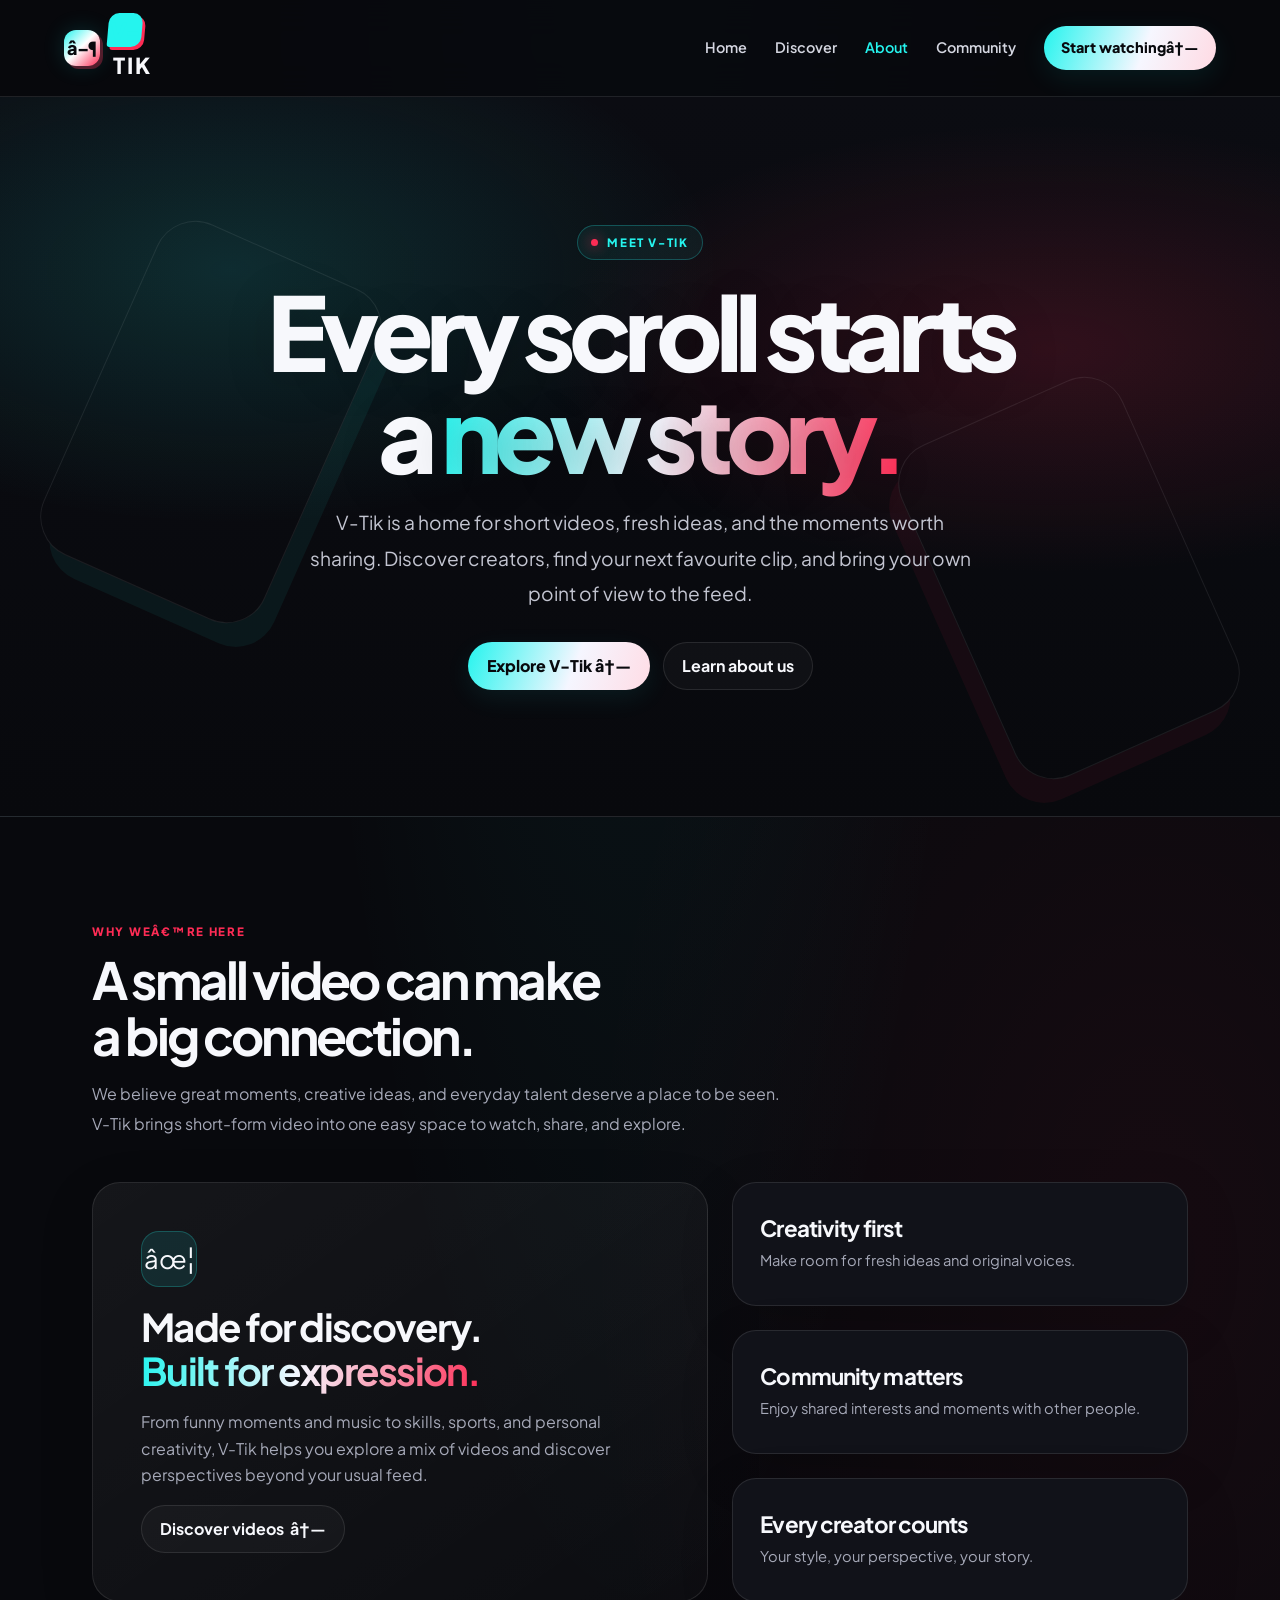
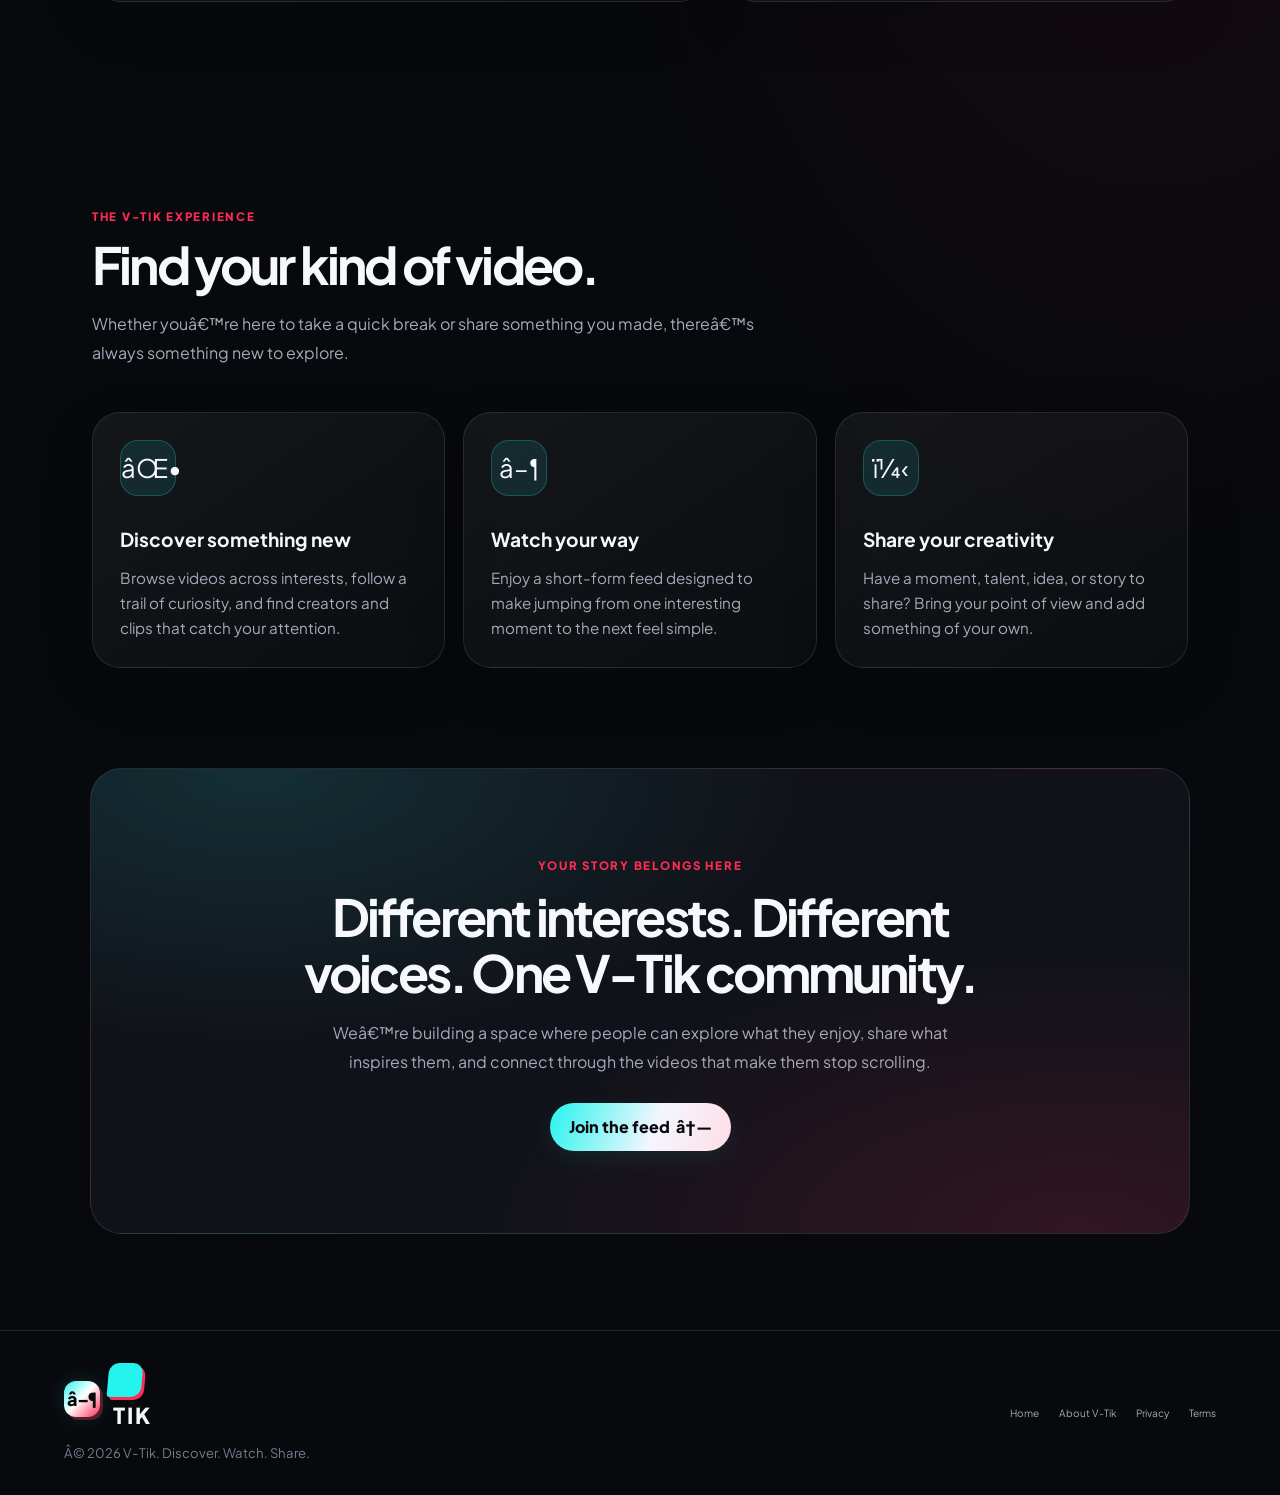
<file: about.html>
<!DOCTYPE html>
<html lang="en">
<head>
  <meta charset="UTF-8">
  <meta name="viewport" content="width=device-width, initial-scale=1.0">
  <meta name="description" content="Learn about V-Tik, a place to discover, watch, and share short videos.">
  <meta name="theme-color" content="#08090d">
  <title>About V-Tik â€” Discover. Create. Connect.</title>
  <link rel="icon" type="image/png" href="logo.png">
  <link rel="preconnect" href="https://fonts.googleapis.com">
  <link rel="preconnect" href="https://fonts.gstatic.com" crossorigin>
  <link href="https://fonts.googleapis.com/css2?family=Plus+Jakarta+Sans:wght@400;500;600;700;800&display=swap" rel="stylesheet">
  <link rel="stylesheet" href="style.css">
</head>
<body class="about-page">
  <header class="topbar">
    <a class="brand" href="./index.html" aria-label="V-Tik home">
      <span class="brand-mark" aria-hidden="true">â–¶</span>
      <span><span class="brand-v">V-</span><span class="brand-tik">TIK</span></span>
    </a>
    <nav class="nav" aria-label="Main navigation">
      <a href="./index.html">Home</a>
      <a href="./index.html#discover">Discover</a>
      <a href="#about" aria-current="page">About</a>
      <a href="#community">Community</a>
      <a class="nav-cta" href="./index.html">Start watching <span aria-hidden="true">â†—</span></a>
    </nav>
  </header>

  <main>
    <section class="hero" id="about">
      <div class="hero-content">
        <span class="eyebrow">Meet V-Tik</span>
        <h1>Every scroll starts a <span class="gradient-text">new story.</span></h1>
        <p>V-Tik is a home for short videos, fresh ideas, and the moments worth sharing. Discover creators, find your next favourite clip, and bring your own point of view to the feed.</p>
        <div class="hero-actions">
          <a class="primary-btn" href="./index.html">Explore V-Tik <span aria-hidden="true">&nbsp;â†—</span></a>
          <a class="secondary-btn" href="#our-mission">Learn about us</a>
        </div>
      </div>
    </section>

    <section class="section" id="our-mission">
      <div class="section-head">
        <span class="section-kicker">Why weâ€™re here</span>
        <h2>A small video can make a big connection.</h2>
        <p>We believe great moments, creative ideas, and everyday talent deserve a place to be seen. V-Tik brings short-form video into one easy space to watch, share, and explore.</p>
      </div>
      <div class="mission-grid">
        <article class="mission-card">
          <div>
            <span class="symbol" aria-hidden="true">âœ¦</span>
            <h3>Made for discovery.<br><span class="gradient-text">Built for expression.</span></h3>
            <p>From funny moments and music to skills, sports, and personal creativity, V-Tik helps you explore a mix of videos and discover perspectives beyond your usual feed.</p>
          </div>
          <a class="secondary-btn" href="./index.html" style="align-self:flex-start">Discover videos&nbsp; â†—</a>
        </article>
        <div class="mission-side">
          <div class="mini-stat"><strong>Creativity first</strong><span>Make room for fresh ideas and original voices.</span></div>
          <div class="mini-stat"><strong>Community matters</strong><span>Enjoy shared interests and moments with other people.</span></div>
          <div class="mini-stat"><strong>Every creator counts</strong><span>Your style, your perspective, your story.</span></div>
        </div>
      </div>
    </section>

    <section class="section" id="what-we-do">
      <div class="section-head">
        <span class="section-kicker">The V-Tik experience</span>
        <h2>Find your kind of video.</h2>
        <p>Whether youâ€™re here to take a quick break or share something you made, thereâ€™s always something new to explore.</p>
      </div>
      <div class="features">
        <article class="feature">
          <span class="symbol" aria-hidden="true">âŒ•</span>
          <h3>Discover something new</h3>
          <p>Browse videos across interests, follow a trail of curiosity, and find creators and clips that catch your attention.</p>
        </article>
        <article class="feature">
          <span class="symbol" aria-hidden="true">â–¶</span>
          <h3>Watch your way</h3>
          <p>Enjoy a short-form feed designed to make jumping from one interesting moment to the next feel simple.</p>
        </article>
        <article class="feature">
          <span class="symbol" aria-hidden="true">ï¼‹</span>
          <h3>Share your creativity</h3>
          <p>Have a moment, talent, idea, or story to share? Bring your point of view and add something of your own.</p>
        </article>
      </div>
    </section>

    <section class="community" id="community">
      <span class="section-kicker">Your story belongs here</span>
      <h2>Different interests. Different voices. One V-Tik community.</h2>
      <p>Weâ€™re building a space where people can explore what they enjoy, share what inspires them, and connect through the videos that make them stop scrolling.</p>
      <a class="primary-btn" href="./index.html">Join the feed&nbsp; â†—</a>
    </section>
  </main>

  <footer class="footer">
    <div class="footer-inner">
      <div>
        <a class="brand" href="./index.html" aria-label="V-Tik home">
          <span class="brand-mark" aria-hidden="true">â–¶</span>
          <span><span class="brand-v">V-</span><span class="brand-tik">TIK</span></span>
        </a>
        <p>Â© 2026 V-Tik. Discover. Watch. Share.</p>
      </div>
      <nav class="footer-links" aria-label="Footer navigation">
        <a href="./index.html">Home</a>
        <a href="#about">About V-Tik</a>
        <a href="./privacy.html">Privacy</a>
        <a href="./terms.html">Terms</a>
      </nav>
    </div>
  </footer>
</body>
</html>
</file>
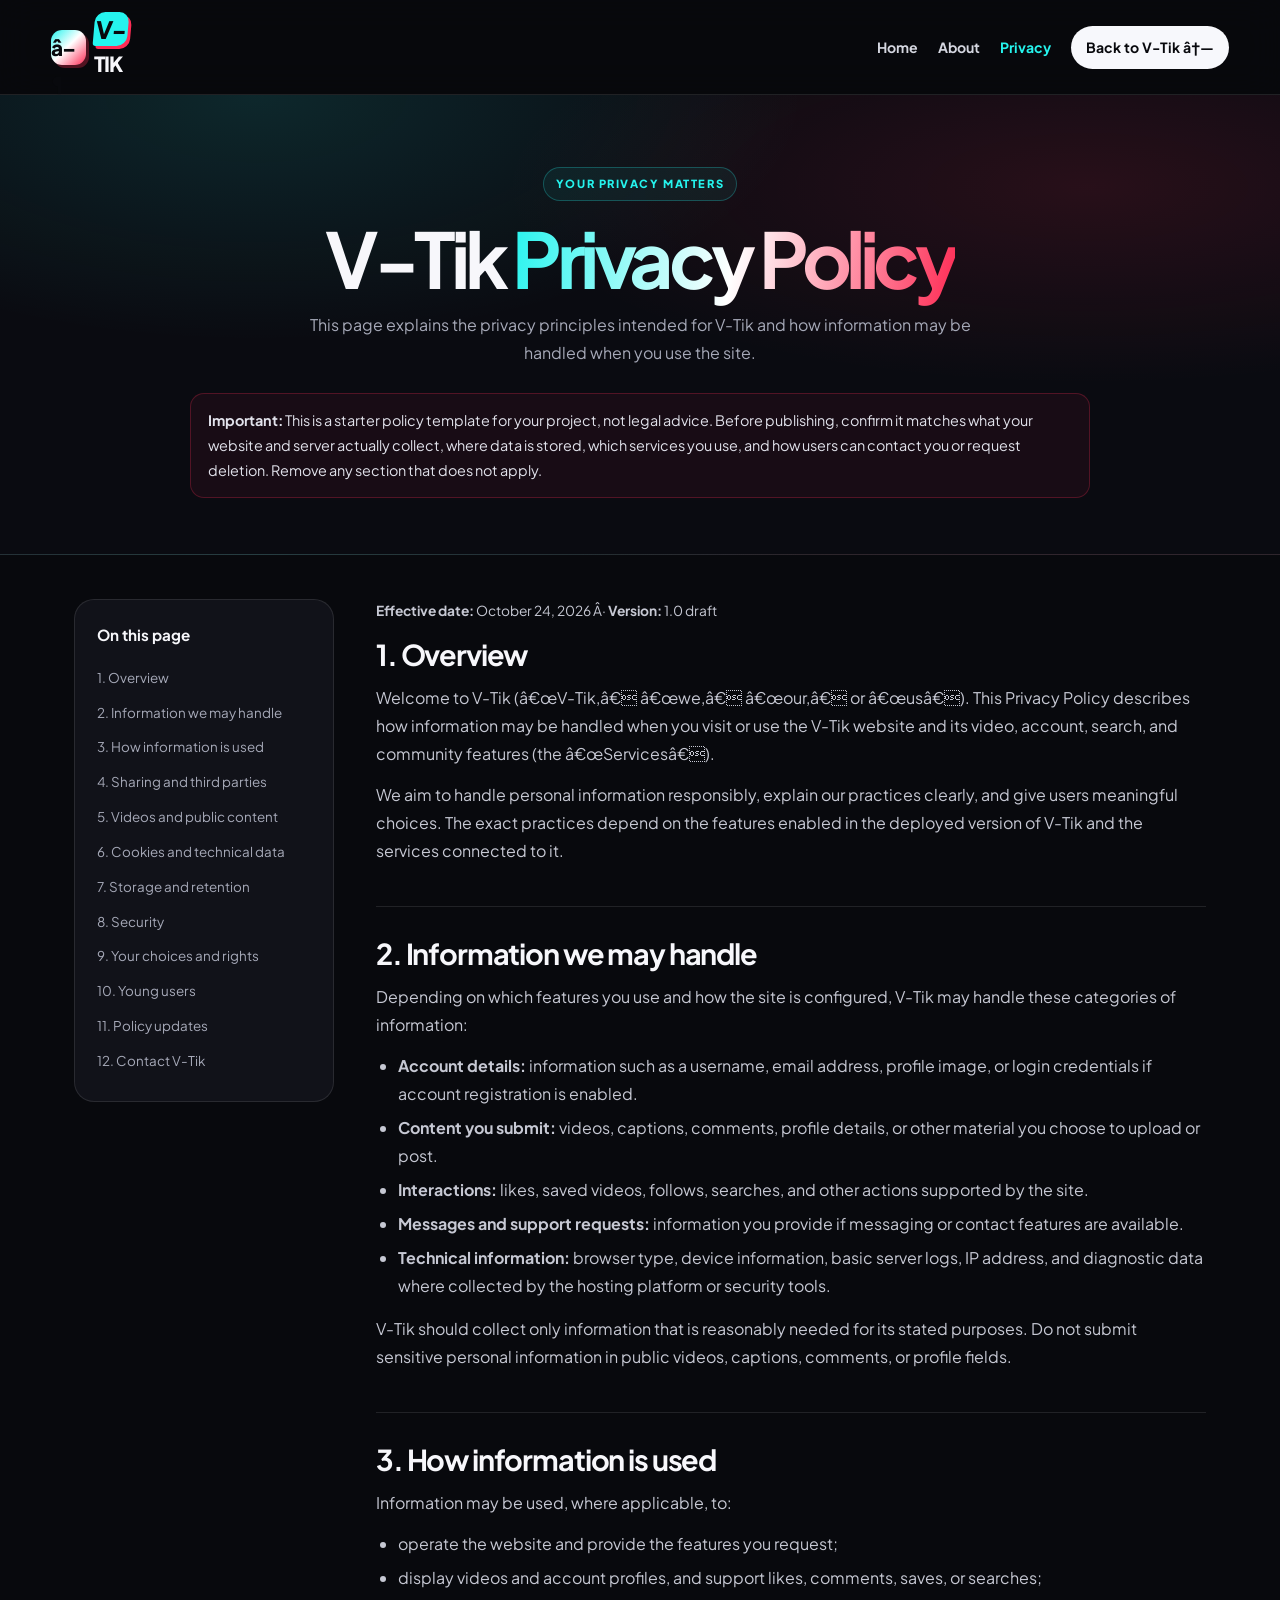
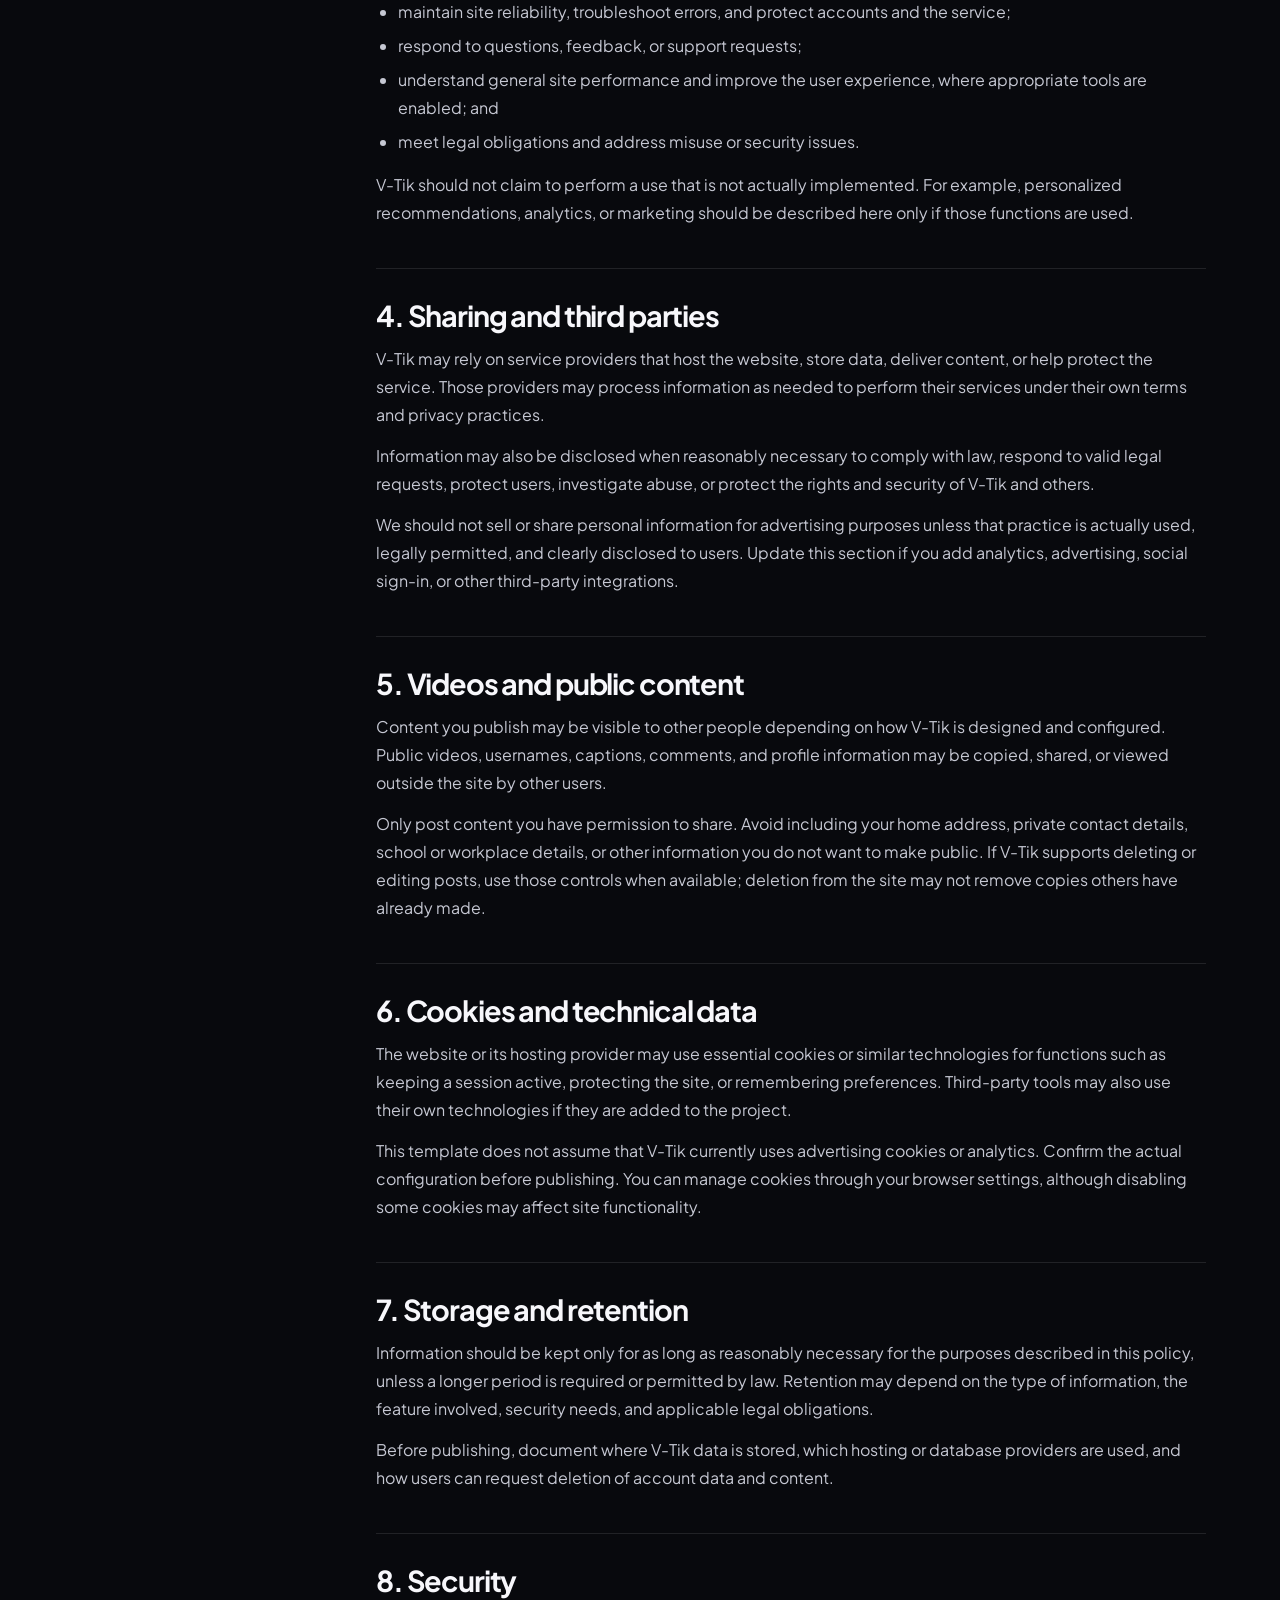
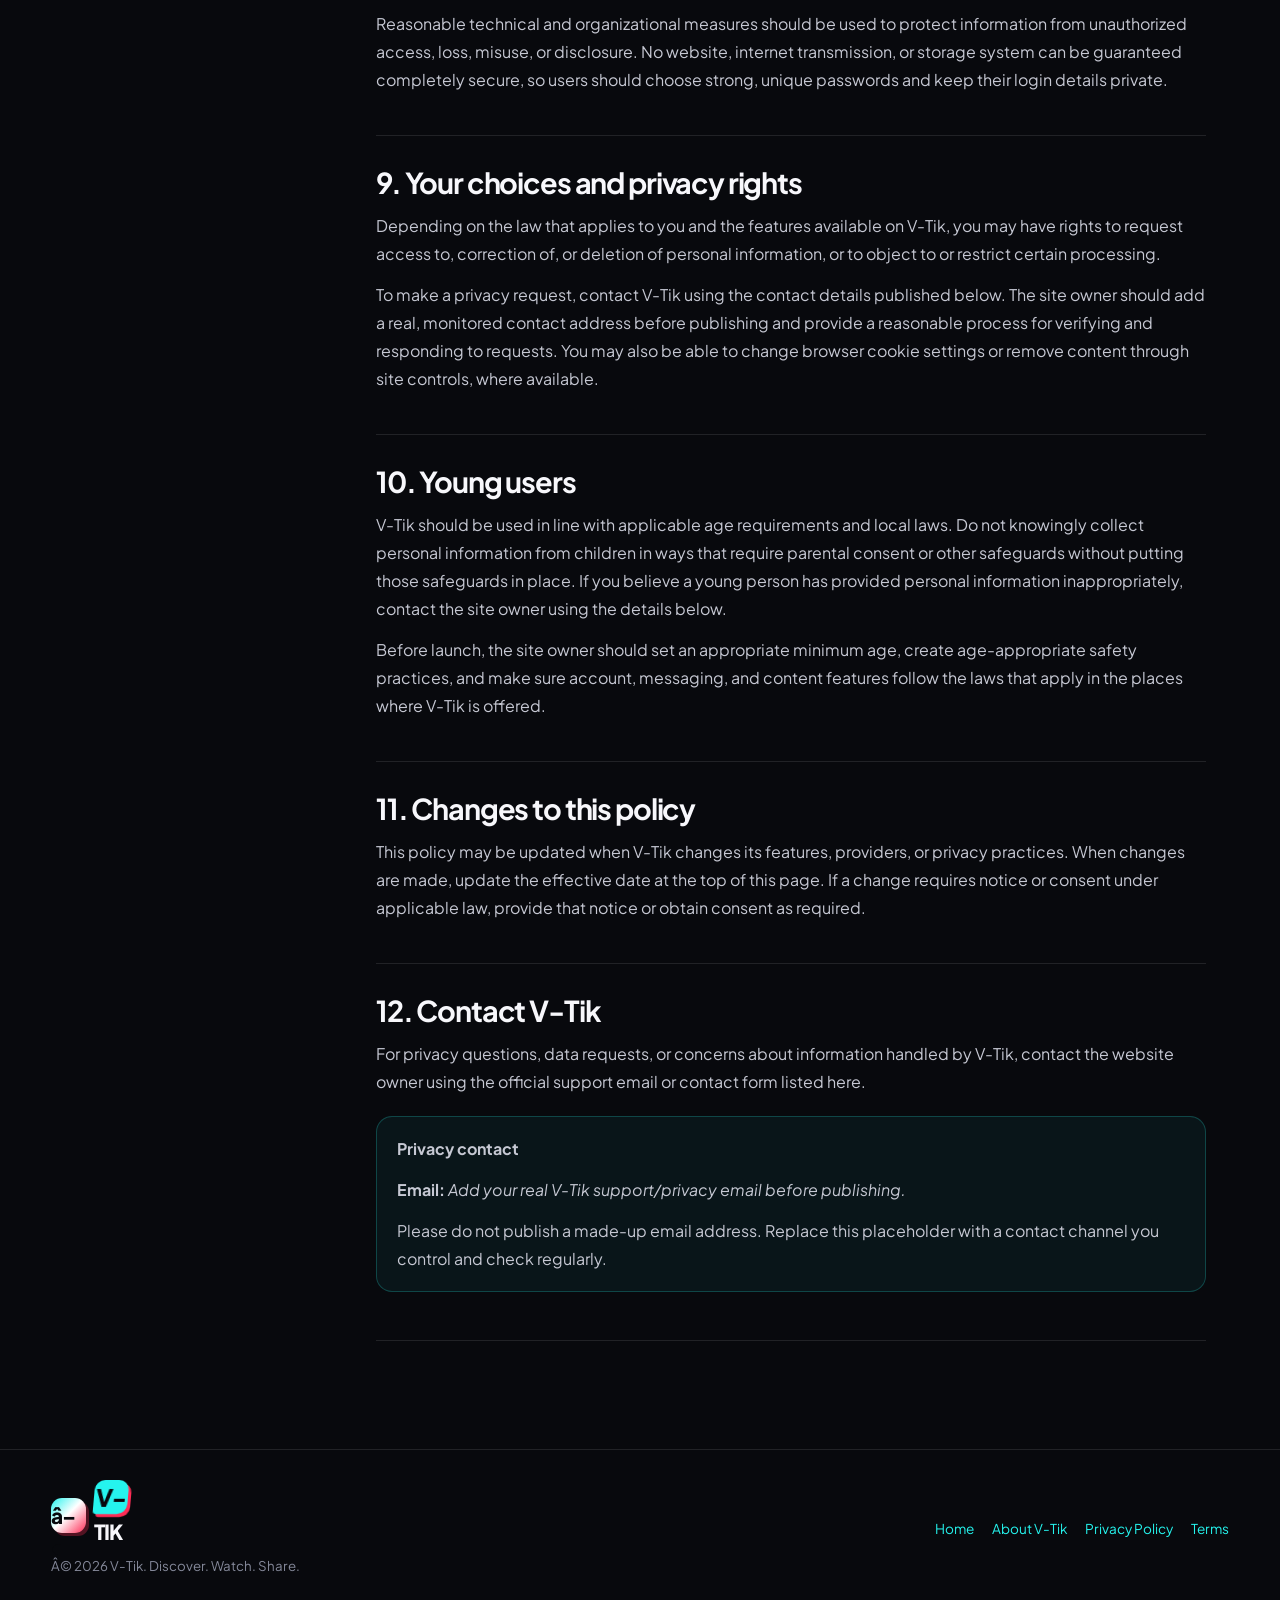
<file: privacy.html>
<!DOCTYPE html>
<html lang="en">
<head>
  <meta charset="UTF-8">
  <meta name="viewport" content="width=device-width, initial-scale=1.0">
  <meta name="description" content="Read the V-Tik Privacy Policy to understand what information the service may handle and how to make privacy choices.">
  <meta name="theme-color" content="#08090d">
  <title>Privacy Policy â€” V-Tik</title>
  <link rel="icon" type="image/png" href="logo.png">
  <link rel="preconnect" href="https://fonts.googleapis.com">
  <link rel="preconnect" href="https://fonts.gstatic.com" crossorigin>
  <link href="https://fonts.googleapis.com/css2?family=Plus+Jakarta+Sans:wght@400;500;600;700;800&display=swap" rel="stylesheet">
  <link rel="stylesheet" href="style.css?v=4">
</head>
<body class="privacy-page">
  <header class="policy-topbar">
    <a class="policy-brand" href="./index.html" aria-label="V-Tik home">
      <span class="policy-brand-mark" aria-hidden="true">â–¶</span>
      <span><span class="brand-v">V-</span><span>TIK</span></span>
    </a>
    <nav class="policy-nav" aria-label="Main navigation">
      <a href="./index.html">Home</a>
      <a href="./about.html">About</a>
      <a href="#policy" aria-current="page">Privacy</a>
      <a class="policy-cta" href="./index.html">Back to V-Tik â†—</a>
    </nav>
  </header>

  <main>
    <section class="policy-hero">
      <span class="policy-eyebrow">Your privacy matters</span>
      <h1>V-Tik <span class="policy-gradient">Privacy Policy</span></h1>
      <p>This page explains the privacy principles intended for V-Tik and how information may be handled when you use the site.</p>
      <div class="policy-notice"><strong>Important:</strong> This is a starter policy template for your project, not legal advice. Before publishing, confirm it matches what your website and server actually collect, where data is stored, which services you use, and how users can contact you or request deletion. Remove any section that does not apply.</div>
    </section>

    <div class="policy-layout" id="policy">
      <aside class="policy-toc">
        <strong>On this page</strong>
        <nav aria-label="Privacy policy contents">
          <a href="#overview">1. Overview</a>
          <a href="#information">2. Information we may handle</a>
          <a href="#use">3. How information is used</a>
          <a href="#sharing">4. Sharing and third parties</a>
          <a href="#content">5. Videos and public content</a>
          <a href="#cookies">6. Cookies and technical data</a>
          <a href="#retention">7. Storage and retention</a>
          <a href="#security">8. Security</a>
          <a href="#choices">9. Your choices and rights</a>
          <a href="#children">10. Young users</a>
          <a href="#changes">11. Policy updates</a>
          <a href="#contact">12. Contact V-Tik</a>
        </nav>
      </aside>

      <article class="policy-content">
        <p class="policy-updated"><strong>Effective date:</strong> October 24, 2026 Â· <strong>Version:</strong> 1.0 draft</p>

        <section id="overview">
          <h2>1. Overview</h2>
          <p>Welcome to V-Tik (â€œV-Tik,â€ â€œwe,â€ â€œour,â€ or â€œusâ€). This Privacy Policy describes how information may be handled when you visit or use the V-Tik website and its video, account, search, and community features (the â€œServicesâ€).</p>
          <p>We aim to handle personal information responsibly, explain our practices clearly, and give users meaningful choices. The exact practices depend on the features enabled in the deployed version of V-Tik and the services connected to it.</p>
        </section>

        <section id="information">
          <h2>2. Information we may handle</h2>
          <p>Depending on which features you use and how the site is configured, V-Tik may handle these categories of information:</p>
          <ul>
            <li><strong>Account details:</strong> information such as a username, email address, profile image, or login credentials if account registration is enabled.</li>
            <li><strong>Content you submit:</strong> videos, captions, comments, profile details, or other material you choose to upload or post.</li>
            <li><strong>Interactions:</strong> likes, saved videos, follows, searches, and other actions supported by the site.</li>
            <li><strong>Messages and support requests:</strong> information you provide if messaging or contact features are available.</li>
            <li><strong>Technical information:</strong> browser type, device information, basic server logs, IP address, and diagnostic data where collected by the hosting platform or security tools.</li>
          </ul>
          <p>V-Tik should collect only information that is reasonably needed for its stated purposes. Do not submit sensitive personal information in public videos, captions, comments, or profile fields.</p>
        </section>

        <section id="use">
          <h2>3. How information is used</h2>
          <p>Information may be used, where applicable, to:</p>
          <ul>
            <li>operate the website and provide the features you request;</li>
            <li>display videos and account profiles, and support likes, comments, saves, or searches;</li>
            <li>maintain site reliability, troubleshoot errors, and protect accounts and the service;</li>
            <li>respond to questions, feedback, or support requests;</li>
            <li>understand general site performance and improve the user experience, where appropriate tools are enabled; and</li>
            <li>meet legal obligations and address misuse or security issues.</li>
          </ul>
          <p>V-Tik should not claim to perform a use that is not actually implemented. For example, personalized recommendations, analytics, or marketing should be described here only if those functions are used.</p>
        </section>

        <section id="sharing">
          <h2>4. Sharing and third parties</h2>
          <p>V-Tik may rely on service providers that host the website, store data, deliver content, or help protect the service. Those providers may process information as needed to perform their services under their own terms and privacy practices.</p>
          <p>Information may also be disclosed when reasonably necessary to comply with law, respond to valid legal requests, protect users, investigate abuse, or protect the rights and security of V-Tik and others.</p>
          <p>We should not sell or share personal information for advertising purposes unless that practice is actually used, legally permitted, and clearly disclosed to users. Update this section if you add analytics, advertising, social sign-in, or other third-party integrations.</p>
        </section>

        <section id="content">
          <h2>5. Videos and public content</h2>
          <p>Content you publish may be visible to other people depending on how V-Tik is designed and configured. Public videos, usernames, captions, comments, and profile information may be copied, shared, or viewed outside the site by other users.</p>
          <p>Only post content you have permission to share. Avoid including your home address, private contact details, school or workplace details, or other information you do not want to make public. If V-Tik supports deleting or editing posts, use those controls when available; deletion from the site may not remove copies others have already made.</p>
        </section>

        <section id="cookies">
          <h2>6. Cookies and technical data</h2>
          <p>The website or its hosting provider may use essential cookies or similar technologies for functions such as keeping a session active, protecting the site, or remembering preferences. Third-party tools may also use their own technologies if they are added to the project.</p>
          <p>This template does not assume that V-Tik currently uses advertising cookies or analytics. Confirm the actual configuration before publishing. You can manage cookies through your browser settings, although disabling some cookies may affect site functionality.</p>
        </section>

        <section id="retention">
          <h2>7. Storage and retention</h2>
          <p>Information should be kept only for as long as reasonably necessary for the purposes described in this policy, unless a longer period is required or permitted by law. Retention may depend on the type of information, the feature involved, security needs, and applicable legal obligations.</p>
          <p>Before publishing, document where V-Tik data is stored, which hosting or database providers are used, and how users can request deletion of account data and content.</p>
        </section>

        <section id="security">
          <h2>8. Security</h2>
          <p>Reasonable technical and organizational measures should be used to protect information from unauthorized access, loss, misuse, or disclosure. No website, internet transmission, or storage system can be guaranteed completely secure, so users should choose strong, unique passwords and keep their login details private.</p>
        </section>

        <section id="choices">
          <h2>9. Your choices and privacy rights</h2>
          <p>Depending on the law that applies to you and the features available on V-Tik, you may have rights to request access to, correction of, or deletion of personal information, or to object to or restrict certain processing.</p>
          <p>To make a privacy request, contact V-Tik using the contact details published below. The site owner should add a real, monitored contact address before publishing and provide a reasonable process for verifying and responding to requests. You may also be able to change browser cookie settings or remove content through site controls, where available.</p>
        </section>

        <section id="children">
          <h2>10. Young users</h2>
          <p>V-Tik should be used in line with applicable age requirements and local laws. Do not knowingly collect personal information from children in ways that require parental consent or other safeguards without putting those safeguards in place. If you believe a young person has provided personal information inappropriately, contact the site owner using the details below.</p>
          <p>Before launch, the site owner should set an appropriate minimum age, create age-appropriate safety practices, and make sure account, messaging, and content features follow the laws that apply in the places where V-Tik is offered.</p>
        </section>

        <section id="changes">
          <h2>11. Changes to this policy</h2>
          <p>This policy may be updated when V-Tik changes its features, providers, or privacy practices. When changes are made, update the effective date at the top of this page. If a change requires notice or consent under applicable law, provide that notice or obtain consent as required.</p>
        </section>

        <section id="contact">
          <h2>12. Contact V-Tik</h2>
          <p>For privacy questions, data requests, or concerns about information handled by V-Tik, contact the website owner using the official support email or contact form listed here.</p>
          <div class="policy-callout">
            <p><strong>Privacy contact</strong></p>
            <p><strong>Email:</strong> <em>Add your real V-Tik support/privacy email before publishing.</em></p>
            <p>Please do not publish a made-up email address. Replace this placeholder with a contact channel you control and check regularly.</p>
          </div>
        </section>
      </article>
    </div>
  </main>

  <footer class="policy-footer">
    <div class="policy-footer-inner">
      <div>
        <a class="policy-brand" href="./index.html" aria-label="V-Tik home"><span class="policy-brand-mark" aria-hidden="true">â–¶</span><span><span class="brand-v">V-</span><span>TIK</span></span></a><br>
        <small>Â© 2026 V-Tik. Discover. Watch. Share.</small>
      </div>
      <nav class="policy-footer-links" aria-label="Footer navigation">
        <a href="./index.html">Home</a>
        <a href="./about.html">About V-Tik</a>
        <a href="./privacy.html">Privacy Policy</a>
        <a href="./terms.html">Terms</a>
      </nav>
    </div>
  </footer>
</body>
</html>
</file>
<file: style.css>
/* V-Tik â€” dark short-video interface
   Save as style.css next to index.html. The inline layout styles in index.html
   should be removed so this stylesheet can control the whole design. */

:root {
  color-scheme: dark;
  --bg: #08090d;
  --panel: #101116;
  --panel-2: #171820;
  --panel-3: #22232c;
  --text: #f7f7fb;
  --muted: #9294a3;
  --line: rgba(255,255,255,.09);
  --pink: #fe2c55;
  --cyan: #25f4ee;
  --radius: 18px;
  --sidebar-width: 238px;
  font-family: "Plus Jakarta Sans", system-ui, -apple-system, BlinkMacSystemFont, "Segoe UI", sans-serif;
}

* { box-sizing: border-box; }
html { min-width: 320px; scroll-behavior: smooth; scrollbar-color: #343540 #0b0c11; }
body {
  margin: 0;
  min-height: 100vh;
  background:
    radial-gradient(ellipse at 52% -20%, rgba(76, 45, 98, .17), transparent 50%),
    var(--bg);
  color: var(--text);
  font-family: inherit;
  -webkit-font-smoothing: antialiased;
}
button, input { font: inherit; }
button, a { -webkit-tap-highlight-color: transparent; }
button { color: inherit; }
a { color: inherit; text-decoration: none; }
button:focus-visible, a:focus-visible, input:focus-visible {
  outline: 2px solid var(--cyan);
  outline-offset: 3px;
}
::selection { background: rgba(254,44,85,.4); }

/* Header */
.topbar {
  height: 76px;
  position: sticky;
  top: 0;
  z-index: 100;
  display: grid;
  grid-template-columns: var(--sidebar-width) minmax(220px, 520px) 1fr;
  align-items: center;
  gap: 26px;
  padding: 0 34px 0 28px;
  background: rgba(8,9,13,.88);
  border-bottom: 1px solid rgba(255,255,255,.055);
  backdrop-filter: blur(22px);
}
.brand { display: inline-flex; align-items: center; gap: 2px; width: fit-content; font-weight: 900; letter-spacing: -1.7px; }
.brand-v {
  display: grid; place-items: center;
  width: 34px; height: 34px;
  color: #08090d; background: var(--cyan);
  border-radius: 10px 10px 10px 3px;
  font-size: 24px; line-height: 1;
  box-shadow: 3px 3px 0 var(--pink);
  transform: skew(-5deg);
}
.brand-tik { margin-left: 5px; font-size: 22px; letter-spacing: 2px; }
.search {
  display: flex; align-items: center; gap: 12px;
  height: 44px; width: 100%;
  padding: 0 14px;
  border: 1px solid transparent;
  border-radius: 13px;
  color: var(--muted);
  background: #1a1b23;
  transition: border-color .2s ease, background .2s ease;
}
.search:focus-within { border-color: rgba(37,244,238,.45); background: #1d1e27; }
.search-icon { display: grid; place-items: center; flex: 0 0 auto; }
.search input { min-width: 0; flex: 1; color: var(--text); background: transparent; border: 0; outline: 0; font-size: 13px; }
.search input::placeholder { color: #858795; }
.clear-search { border: 0; background: transparent; color: #a5a6b2; cursor: pointer; padding: 4px; }
.topbar-actions { display: flex; align-items: center; justify-content: flex-end; gap: 15px; }
.create-btn {
  display: inline-flex; align-items: center; justify-content: center; gap: 8px;
  height: 42px; padding: 0 17px;
  border: 1px solid rgba(255,255,255,.14); border-radius: 10px;
  background: #f5f5f7; color: #111218; font-size: 13px; font-weight: 800;
  cursor: pointer; transition: transform .2s, background .2s;
}
.create-btn:hover { transform: translateY(-1px); background: white; }
.round-btn {
  position: relative; display: grid; place-items: center;
  width: 42px; height: 42px; border-radius: 50%;
  border: 1px solid var(--line); background: #171820; cursor: pointer;
  transition: background .2s, transform .2s;
}
.round-btn:hover { background: #262731; transform: translateY(-1px); }
.badge { position: absolute; top: 8px; right: 8px; width: 7px; height: 7px; border-radius: 50%; background: var(--pink); box-shadow: 0 0 0 2px #171820; }
.avatar { display: grid; place-items: center; border-radius: 50%; font-weight: 800; color: white; background: linear-gradient(140deg, var(--pink), #7c3aed 70%); }
.avatar.small { width: 36px; height: 36px; border: 2px solid rgba(255,255,255,.16); font-size: 11px; }
.profile-link { border-radius: 50%; }

/* Main shell and sidebar */
.shell {
  display: grid;
  grid-template-columns: var(--sidebar-width) minmax(0, 1fr);
  align-items: start;
  gap: 30px;
  max-width: 1600px;
  margin: 0 auto;
  padding: 26px 32px 50px 28px;
}
.sidebar {
  position: sticky;
  top: 98px;
  display: flex;
  flex-direction: column;
  min-width: 0;
  min-height: calc(100vh - 124px);
  padding: 4px 0 0;
}
.nav-group { display: flex; flex-direction: column; gap: 5px; }
.nav-item {
  display: flex; align-items: center; gap: 16px;
  width: 100%; min-height: 47px; padding: 0 15px;
  border: 0; border-radius: 12px;
  color: #b5b6c2; background: transparent;
  text-align: left; font-size: 13px; font-weight: 700;
  cursor: pointer; transition: color .18s, background .18s, transform .18s;
}
.nav-item > span:first-child { display: grid; place-items: center; width: 23px; font-size: 24px; line-height: 1; }
.nav-item:hover { color: white; background: #171820; }
.nav-item:active { transform: scale(.985); }
.nav-item.active { color: white; background: linear-gradient(90deg, rgba(254,44,85,.17), rgba(254,44,85,.035)); box-shadow: inset 3px 0 var(--pink); }
.nav-item.active > span:first-child { color: var(--pink); }
.nav-item .emoji-icon { font-size: 18px !important; }
.side-title { margin: 28px 14px 12px; color: #777987; font-size: 10px; font-weight: 800; letter-spacing: 1.8px; text-transform: uppercase; }
.side-bottom { margin-top: auto; padding: 28px 12px 0; }
.footer-links { display: flex; flex-wrap: wrap; gap: 8px 13px; }
.footer-links a { color: #6f7180; font-size: 10px; line-height: 1.6; transition: color .2s; }
.footer-links a:hover { color: #d7d7df; }
.copyright { margin: 14px 0 0; color: #575966; font-size: 10px; }

/* Feed */
.main-content { min-width: 0; position: relative; padding-bottom: 60px; }
.feed-heading { margin: 0 auto 24px; width: min(100%, 820px); }
.feed-heading h1 { margin: 0 0 7px; font-size: clamp(25px, 2.6vw, 33px); font-weight: 800; letter-spacing: -1.25px; }
.feed-heading p { margin: 0; color: var(--muted); font-size: 13px; line-height: 1.6; }
.video-list { display: flex; flex-direction: column; align-items: center; gap: 27px; min-width: 0; }
.video-card {
  display: grid;
  grid-template-columns: minmax(0, 1fr) 54px;
  align-items: end;
  gap: 15px;
  width: min(100%, 820px);
  margin: 0 auto;
  padding: 13px;
  border: 1px solid var(--line);
  border-radius: 22px;
  background: linear-gradient(145deg, rgba(24,25,34,.97), rgba(14,15,20,.98));
  box-shadow: 0 15px 45px rgba(0,0,0,.19);
  overflow: hidden;
  transition: border-color .25s, box-shadow .25s;
}
.video-card:hover { border-color: rgba(255,255,255,.15); box-shadow: 0 18px 50px rgba(0,0,0,.25); }
.video-card-main { min-width: 0; }
.feed-video {
  display: block;
  width: 100%;
  height: min(76vh, 760px);
  min-height: 300px;
  aspect-ratio: 9 / 16;
  object-fit: contain;
  background: #030304;
  border-radius: 15px;
}
.video-info { padding: 16px 5px 5px; }
.video-details { display: flex; align-items: center; gap: 11px; margin-bottom: 10px; }
.creator-avatar {
  display: grid; place-items: center; flex: 0 0 40px;
  width: 40px; height: 40px; border: 2px solid rgba(255,255,255,.12);
  border-radius: 50%; color: white; font-size: 12px; font-weight: 900;
  background: linear-gradient(135deg, var(--pink), #7928ca);
  box-shadow: 0 0 0 3px rgba(254,44,85,.08);
}
.creator-meta { min-width: 0; }
.creator-meta strong, .creator-meta span { display: block; overflow: hidden; text-overflow: ellipsis; }
.creator-meta strong { font-size: 13px; font-weight: 800; }
.creator-meta span { margin-top: 4px; color: var(--muted); font-size: 11px; }
.video-caption { margin: 0; color: #e5e5eb; font-size: 13px; line-height: 1.65; overflow-wrap: anywhere; }
.video-actions { display: flex; flex-direction: column; align-items: center; gap: 18px; padding-bottom: 13px; transform: translateY(-150px); }
.video-actions button { display: flex; flex-direction: column; align-items: center; gap: 6px; padding: 0; border: 0; color: #fff; background: transparent; font: inherit; cursor: pointer; }
.video-actions button span {
  display: grid; place-items: center; width: 45px; height: 45px;
  border: 1px solid rgba(255,255,255,.08); border-radius: 50%;
  background: #252630; font-size: 21px;
  transition: transform .2s, color .2s, background .2s, border-color .2s;
}
.video-actions button:hover span { transform: translateY(-2px); color: var(--cyan); background: #30313b; border-color: rgba(37,244,238,.2); }
.video-actions .like-action:hover span { color: var(--pink); border-color: rgba(254,44,85,.3); }
.video-actions button small { color: #a7a8b4; font-size: 10px; font-weight: 600; }
.empty-feed { display: none; width: min(100%, 820px); margin: 22px auto; padding: 34px 20px; text-align: center; color: var(--muted); border: 1px dashed var(--line); border-radius: 16px; }

/* Scroll controls */
.scroll-controls { position: fixed; right: 22px; top: 50%; bottom: auto; z-index: 50; display: flex; flex-direction: column; gap: 9px; transform: translateY(-50%); }
.scroll-controls button {
  display: grid; place-items: center; width: 43px; height: 43px;
  border: 1px solid rgba(255,255,255,.1); border-radius: 50%;
  color: #fff; background: rgba(28,29,38,.94); font-size: 22px;
  cursor: pointer; box-shadow: 0 8px 24px rgba(0,0,0,.28);
  backdrop-filter: blur(12px); transition: transform .2s, background .2s;
}
.scroll-controls button:hover { background: var(--pink); transform: translateY(-2px); }

/* Mobile navigation */
.mobile-nav { display: none; }

/* Modals, upload flow and viewer */
.modal, .viewer { position: fixed; inset: 0; z-index: 300; display: none; align-items: center; justify-content: center; padding: 20px; }
.modal.active, .viewer.active { display: flex; }
.modal-backdrop { position: absolute; inset: 0; background: rgba(0,0,0,.76); backdrop-filter: blur(8px); }
.modal-box { position: relative; z-index: 1; width: min(100%, 520px); max-height: min(88vh, 850px); overflow-y: auto; border: 1px solid rgba(255,255,255,.12); border-radius: 22px; background: #15161d; box-shadow: 0 25px 90px rgba(0,0,0,.55); }
.modal-header { display: flex; align-items: center; justify-content: space-between; padding: 21px 23px; border-bottom: 1px solid var(--line); }
.modal-header h2, .upload-zone h2 { margin: 0; font-size: 19px; font-weight: 800; letter-spacing: -.4px; }
.close, .viewer-close { display: grid; place-items: center; width: 35px; height: 35px; border: 0; border-radius: 50%; color: #e9e9ef; background: #282932; font-size: 16px; cursor: pointer; transition: background .2s, transform .2s; }
.close:hover, .viewer-close:hover { background: var(--pink); transform: rotate(4deg); }
.comments-box { display: flex; flex-direction: column; }
.comments-list { min-height: 180px; max-height: 52vh; overflow-y: auto; padding: 18px 22px; }
.comment-form { display: flex; gap: 10px; padding: 16px 20px; border-top: 1px solid var(--line); }
.comment-form input, .caption-input { min-width: 0; flex: 1; height: 44px; padding: 0 14px; border: 1px solid var(--line); border-radius: 10px; outline: 0; color: white; background: #20212a; font-size: 13px; }
.comment-form input:focus, .caption-input:focus { border-color: rgba(37,244,238,.5); }
.comment-form button, .post-video-btn { border: 0; border-radius: 10px; padding: 0 18px; color: white; background: var(--pink); font-size: 12px; font-weight: 800; cursor: pointer; transition: opacity .2s, transform .2s; }
.comment-form button:disabled, .post-video-btn:disabled { opacity: .4; cursor: not-allowed; }
.comment-form button:not(:disabled):hover, .post-video-btn:not(:disabled):hover { transform: translateY(-1px); }
.create-box { padding: 25px; }
.create-box > .close { position: absolute; top: 15px; right: 15px; }
.upload-zone { display: flex; flex-direction: column; align-items: center; justify-content: center; min-height: 230px; padding: 28px 20px; border: 1px dashed rgba(255,255,255,.2); border-radius: 15px; background: rgba(255,255,255,.018); text-align: center; transition: border-color .2s, background .2s; }
.upload-zone.dragover { border-color: var(--cyan); background: rgba(37,244,238,.06); }
.upload-icon-wrapper { display: grid; place-items: center; width: 62px; height: 62px; margin-bottom: 16px; border-radius: 18px; color: var(--cyan); background: rgba(37,244,238,.09); }
.upload-zone p { margin: 9px 0 19px; color: var(--muted); font-size: 12px; }
.upload-btn { padding: 11px 19px; border-radius: 9px; color: #fff; background: var(--pink); font-size: 12px; font-weight: 800; cursor: pointer; }
.caption-wrapper { margin-top: 17px; }
.caption-input { width: 100%; flex: initial; }
.preview-container { margin-top: 18px; text-align: center; }
.upload-preview { display: block; width: auto; max-width: 100%; max-height: 300px; margin: 0 auto; border-radius: 12px; background: #050505; }
.file-name-muted { color: var(--muted); font-size: 11px; overflow-wrap: anywhere; }
.post-video-btn { width: 100%; min-height: 45px; margin-top: 15px; }
.viewer { z-index: 400; background: rgba(0,0,0,.97); }
.viewer video { width: auto; max-width: min(90vw, 650px); height: auto; max-height: 88vh; background: #000; border-radius: 12px; }
.viewer-close { position: absolute; top: 22px; right: 24px; width: 42px; height: 42px; font-size: 20px; }
body.modal-open { overflow: hidden; }
.toast { position: fixed; z-index: 500; left: 50%; bottom: 28px; max-width: calc(100vw - 32px); padding: 12px 18px; border: 1px solid rgba(255,255,255,.12); border-radius: 12px; color: white; background: #252630; box-shadow: 0 12px 40px rgba(0,0,0,.4); font-size: 12px; opacity: 0; pointer-events: none; transform: translate(-50%, 12px); transition: opacity .25s, transform .25s; }
.toast.show, .toast.active { opacity: 1; transform: translate(-50%, 0); }

/* Responsive */
@media (min-width: 1500px) {
  :root { --sidebar-width: 250px; }
  .shell { gap: 40px; padding-right: 48px; padding-left: 34px; }
  .video-card { width: min(100%, 860px); }
}
@media (max-width: 1050px) {
  :root { --sidebar-width: 200px; }
  .topbar { grid-template-columns: var(--sidebar-width) minmax(180px, 1fr) auto; gap: 18px; padding: 0 22px; }
  .shell { gap: 20px; padding: 23px 22px 45px; }
  .video-card { width: min(100%, 760px); }
}
@media (max-width: 760px) {
  .scroll-controls { display: none !important; }
  .topbar { height: 65px; grid-template-columns: auto minmax(0, 1fr) auto; gap: 13px; padding: 0 15px; }
  .brand-v { width: 30px; height: 30px; font-size: 21px; }
  .brand-tik { font-size: 18px; letter-spacing: 1.4px; }
  .search { height: 39px; gap: 8px; padding: 0 10px; border-radius: 11px; }
  .search input { font-size: 11px; }
  .topbar-actions { gap: 8px; }
  .create-btn { width: 39px; height: 39px; padding: 0; border-radius: 10px; }
  .create-btn span { display: none; }
  .round-btn { width: 38px; height: 38px; }
  .profile-link { display: none; }
  .shell { display: block; padding: 22px 12px 100px; }
  .sidebar { display: none; }
  .main-content { width: 100%; padding-bottom: 15px; }
  .feed-heading { padding: 0 5px; margin-bottom: 18px; }
  .feed-heading h1 { font-size: 25px; }
  .feed-heading p { font-size: 12px; }
  .video-list { gap: 17px; }
  .video-card { width: 100%; grid-template-columns: minmax(0, 1fr) 43px; gap: 7px; padding: 8px; border-radius: 17px; }
  .feed-video { height: min(66vh, 620px); min-height: 260px; border-radius: 12px; }
  .video-info { padding: 12px 3px 4px; }
  .creator-avatar { flex-basis: 34px; width: 34px; height: 34px; font-size: 10px; }
  .creator-meta strong { font-size: 12px; }
  .creator-meta span { font-size: 10px; }
  .video-caption { font-size: 12px; }
  .video-actions { gap: 13px; padding-bottom: 10px; }
  .video-actions button span { width: 35px; height: 35px; font-size: 17px; }
  .video-actions button small { font-size: 9px; }
  .scroll-controls { right: 10px; bottom: 83px; gap: 7px; }
  .scroll-controls button { width: 35px; height: 35px; font-size: 19px; }
  .mobile-nav {
    position: fixed; left: 0; right: 0; bottom: 0; z-index: 150;
    display: flex; align-items: center; justify-content: space-around;
    min-height: 66px; padding: 7px 7px max(7px, env(safe-area-inset-bottom));
    border-top: 1px solid rgba(255,255,255,.08);
    background: rgba(12,13,18,.94); backdrop-filter: blur(20px);
  }
  .mobile-nav > button, .mobile-profile-link {
    display: flex; flex: 1; flex-direction: column; align-items: center; justify-content: center; gap: 4px;
    min-width: 0; padding: 3px; border: 0; color: #898b99; background: transparent;
    font-size: 9px; font-weight: 700; cursor: pointer;
  }
  .mobile-nav > button > span:first-child, .mobile-profile-link > span:first-child:not(.avatar) { font-size: 22px; line-height: 1; }
  .mobile-nav > button.active { color: white; }
  .mobile-nav > button.active > span:first-child { color: var(--pink); }
  .mobile-nav .mobile-create { flex: 0 0 52px; width: 52px; height: 36px; margin: 0 5px; border-radius: 10px; color: #090a0e; background: linear-gradient(100deg, var(--cyan) 0 12%, white 12% 88%, var(--pink) 88%); }
  .mobile-nav .mobile-create span { font-size: 29px !important; font-weight: 500; }
  .avatar.micro { width: 23px; height: 23px; font-size: 8px; border: 1px solid rgba(255,255,255,.25); }
  .scroll-controls { bottom: 84px; }
}
@media (max-width: 420px) {
  .topbar { gap: 8px; padding: 0 10px; }
  .brand { gap: 0; }
  .brand-tik { margin-left: 4px; font-size: 16px; }
  .search { gap: 5px; padding: 0 7px; }
  .search-icon svg { width: 15px; height: 15px; }
  .search input { font-size: 10px; }
  .topbar-actions { gap: 6px; }
  .round-btn { width: 34px; height: 34px; }
  .video-card { grid-template-columns: minmax(0, 1fr) 38px; gap: 5px; padding: 6px; }
  .video-actions { gap: 12px; }
  .video-actions button span { width: 31px; height: 31px; font-size: 15px; }
  .video-actions button small { font-size: 8px; }
}
@media (prefers-reduced-motion: reduce) {
  *, *::before, *::after { scroll-behavior: auto !important; transition-duration: .01ms !important; animation-duration: .01ms !important; }
}
.main-content {
    min-width: 0;
    padding-bottom: 30px;
}

.video-list {
    display: flex;
    flex-direction: column;
    align-items: center;
    gap: 16px;
}

.video-card {
    width: min(100%, 700px);
    scroll-margin-top: 85px;
}

.feed-video {
    display: block;
    width: 100%;
    max-height: 78vh;
    aspect-ratio: 9 / 16;
    object-fit: contain;
    background: #000;
}


/* =========================
   V-Tik Privacy Policy page
   Additive styles using the existing style.css
   ========================= */
.privacy-page {
  --privacy-surface: #111219;
  --privacy-muted: #a6a9b8;
  --privacy-cyan: #25f4ee;
  --privacy-pink: #fe2c55;
  color: var(--text, #f7f8fc);
  background: var(--bg, #08090d);
  font-family: inherit;
  line-height: 1.75;
}
.privacy-page a { color: var(--privacy-cyan); text-decoration: none; }
.privacy-page a:hover { color: #fff; }
.privacy-page .policy-topbar {
  position: sticky; top: 0; z-index: 100;
  display: flex; align-items: center; justify-content: space-between;
  gap: 22px; min-height: 68px; padding: 12px max(4vw, 20px);
  background: rgba(8,9,13,.92); border-bottom: 1px solid rgba(255,255,255,.1);
  backdrop-filter: blur(18px);
}
.privacy-page .policy-brand {
  display: inline-flex; align-items: center; gap: 8px;
  color: var(--text, #f7f8fc); font-weight: 900; font-size: 1.3rem;
  letter-spacing: -.05em;
}
.privacy-page .policy-brand-mark {
  display: grid; place-items: center; width: 35px; height: 35px;
  border-radius: 11px; color: #08090d;
  background: linear-gradient(135deg,var(--privacy-cyan),#fff 48%,var(--privacy-pink));
  box-shadow: 3px 3px 0 rgba(254,44,85,.3);
}
.privacy-page .policy-nav { display: flex; align-items: center; gap: 20px; font-size: .88rem; font-weight: 700; }
.privacy-page .policy-nav a { color: #d4d6e0; }
.privacy-page .policy-nav a:hover,
.privacy-page .policy-nav a[aria-current="page"] { color: var(--privacy-cyan); }
.privacy-page .policy-nav .policy-cta {
  padding: 9px 15px; border-radius: 999px;
  color: #08090d; background: #f7f8fc;
}
.privacy-page .policy-nav .policy-cta:hover { color: #08090d; background: var(--privacy-cyan); }
.privacy-page .policy-hero {
  padding: 72px 22px 56px; text-align: center;
  border-bottom: 1px solid rgba(255,255,255,.1);
  background: radial-gradient(ellipse at 20% 0%,rgba(37,244,238,.12),transparent 38%),
              radial-gradient(ellipse at 85% 20%,rgba(254,44,85,.12),transparent 38%), #0a0b11;
}
.privacy-page .policy-eyebrow {
  display: inline-block; padding: 6px 12px; border: 1px solid rgba(37,244,238,.25);
  border-radius: 999px; color: var(--privacy-cyan); background: rgba(37,244,238,.06);
  text-transform: uppercase; letter-spacing: .14em; font-size: .7rem; font-weight: 800;
}
.privacy-page .policy-hero h1 {
  margin: 17px 0 12px; font-size: clamp(2.5rem,6vw,4.8rem);
  line-height: 1.05; letter-spacing: -.07em;
}
.privacy-page .policy-gradient {
  background: linear-gradient(100deg,var(--privacy-cyan),#fff 50%,var(--privacy-pink));
  -webkit-background-clip: text; background-clip: text; color: transparent;
}
.privacy-page .policy-hero > p { max-width: 720px; margin: 0 auto; color: var(--privacy-muted); }
.privacy-page .policy-notice {
  max-width: 900px; margin: 26px auto 0; padding: 14px 17px;
  border: 1px solid rgba(254,44,85,.25); border-radius: 14px;
  background: rgba(254,44,85,.06); color: #e1e2eb; font-size: .9rem; text-align: left;
}
.privacy-page .policy-layout {
  width: min(1180px,100%); margin: auto; padding: 44px 24px 80px;
  display: grid; grid-template-columns: 260px minmax(0,1fr); gap: 42px; align-items: start;
}
.privacy-page .policy-toc {
  position: sticky; top: 90px; padding: 22px;
  background: var(--privacy-surface); border: 1px solid rgba(255,255,255,.1); border-radius: 20px;
}
.privacy-page .policy-toc strong { display: block; margin-bottom: 12px; font-size: .95rem; }
.privacy-page .policy-toc a {
  display: block; padding: 8px 0; color: var(--privacy-muted); font-size: .84rem; line-height: 1.4;
}
.privacy-page .policy-toc a:hover { color: var(--privacy-cyan); }
.privacy-page .policy-content { min-width: 0; }
.privacy-page .policy-updated { margin: 0 0 22px; color: var(--privacy-muted); font-size: .86rem; }
.privacy-page .policy-content section { padding: 0 0 28px; margin-bottom: 28px; border-bottom: 1px solid rgba(255,255,255,.1); }
.privacy-page .policy-content h2 {
  margin: 0 0 12px; font-size: clamp(1.35rem,3vw,1.8rem);
  letter-spacing: -.04em; line-height: 1.25;
}
.privacy-page .policy-content h3 { margin: 22px 0 7px; font-size: 1.05rem; }
.privacy-page .policy-content p { margin: 0 0 13px; color: #c6c8d3; }
.privacy-page .policy-content ul { padding-left: 22px; margin: 10px 0 15px; color: #c6c8d3; }
.privacy-page .policy-content li { margin: 6px 0; }
.privacy-page .policy-callout {
  padding: 18px 20px; margin: 20px 0; border: 1px solid rgba(37,244,238,.22);
  border-radius: 16px; background: rgba(37,244,238,.05);
}
.privacy-page .policy-callout p:last-child { margin-bottom: 0; }
.privacy-page .policy-footer { border-top: 1px solid rgba(255,255,255,.1); padding: 30px max(4vw,20px); }
.privacy-page .policy-footer-inner {
  width: min(1180px,100%); margin: auto; display: flex;
  justify-content: space-between; align-items: center; gap: 20px; flex-wrap: wrap;
}
.privacy-page .policy-footer small { color: #85899a; }
.privacy-page .policy-footer-links { display: flex; flex-wrap: wrap; gap: 18px; font-size: .85rem; }
@media (max-width: 850px) {
  .privacy-page .policy-layout { grid-template-columns: 1fr; gap: 25px; padding: 28px 18px 55px; }
  .privacy-page .policy-toc { position: static; }
  .privacy-page .policy-toc nav { display: grid; grid-template-columns: repeat(2,minmax(0,1fr)); gap: 0 15px; }
}
@media (max-width: 560px) {
  .privacy-page .policy-topbar { padding: 11px 15px; }
  .privacy-page .policy-nav { gap: 12px; font-size: .8rem; }
  .privacy-page .policy-nav a:not(.policy-cta) { display: none; }
  .privacy-page .policy-nav .policy-cta { padding: 9px 12px; }
  .privacy-page .policy-hero { padding: 55px 18px 42px; }
  .privacy-page .policy-toc nav { grid-template-columns: 1fr; }
  .privacy-page .policy-footer-inner { align-items: flex-start; flex-direction: column; }
}
@media (prefers-reduced-motion: reduce) { .privacy-page { scroll-behavior: auto; } }


/* V-Tik About page styles (scoped so they do not change other pages) */
body.about-page { --bg: #08090d;
      --surface: #111219;
      --surface-2: #171923;
      --text: #f7f8fc;
      --muted: #a6a9b8;
      --cyan: #25f4ee;
      --pink: #fe2c55;
      --line: rgba(255,255,255,.1);
      --max: 1180px; }
body.about-page * { box-sizing: border-box; }
body.about-page { scroll-behavior: smooth; }
body.about-page { margin: 0;
      color: var(--text);
      background: var(--bg);
      font-family: "Plus Jakarta Sans", sans-serif;
      line-height: 1.65; }
body.about-page a { color: inherit; text-decoration: none; }
body.about-page .topbar { position: sticky; top: 0; z-index: 20;
      display: flex; align-items: center; justify-content: space-between;
      gap: 22px; padding: 16px max(5vw, 22px);
      background: rgba(8,9,13,.86); backdrop-filter: blur(18px);
      border-bottom: 1px solid var(--line); }
body.about-page .brand { display: inline-flex; align-items: center; gap: 10px; font-size: 1.35rem; font-weight: 800; letter-spacing: -.06em; }
body.about-page .brand-mark { display: grid; place-items: center; width: 36px; height: 36px;
      border-radius: 12px; color: #08090d; font-size: 18px;
      background: linear-gradient(135deg, var(--cyan), #fff 48%, var(--pink));
      box-shadow: 3px 3px 0 rgba(254,44,85,.35); }
body.about-page .brand-v { color: var(--cyan); }
body.about-page .brand-tik { color: var(--text); }
body.about-page .nav { display: flex; align-items: center; gap: 28px; color: #d4d6e0; font-size: .9rem; font-weight: 600; }
body.about-page .nav a:hover, body.about-page .nav a[aria-current="page"] { color: var(--cyan); }
body.about-page .nav-cta, body.about-page .primary-btn { display: inline-flex; align-items: center; justify-content: center;
      border: 0; border-radius: 999px; padding: 11px 19px;
      background: var(--text); color: #08090d; font-weight: 800;
      transition: transform .2s ease, box-shadow .2s ease; }
body.about-page .nav-cta:hover, body.about-page .primary-btn:hover { transform: translateY(-2px); box-shadow: 0 8px 30px rgba(37,244,238,.15); }
body.about-page .hero { position: relative; overflow: hidden; isolation: isolate;
      min-height: 560px; display: grid; place-items: center;
      padding: 90px 24px 100px; text-align: center;
      border-bottom: 1px solid var(--line);
      background:
        radial-gradient(ellipse at 18% 24%, rgba(37,244,238,.14), transparent 33%),
        radial-gradient(ellipse at 82% 35%, rgba(254,44,85,.16), transparent 34%),
        linear-gradient(180deg, #0b0c12, #08090d); }
body.about-page .hero::before, body.about-page .hero::after { content: ""; position: absolute; z-index: -1; width: 240px; height: 360px;
      border: 1px solid rgba(255,255,255,.08); border-radius: 42px; transform: rotate(24deg); }
body.about-page .hero::before { left: 7%; top: 20%; box-shadow: 18px 18px 0 rgba(37,244,238,.06); }
body.about-page .hero::after { right: 7%; bottom: 8%; transform: rotate(-24deg); box-shadow: -18px 18px 0 rgba(254,44,85,.06); }
body.about-page .hero-content { max-width: 880px; }
body.about-page .eyebrow { display: inline-flex; align-items: center; gap: 9px; margin-bottom: 20px;
      padding: 7px 13px; border: 1px solid rgba(37,244,238,.25); border-radius: 999px;
      color: var(--cyan); background: rgba(37,244,238,.06);
      text-transform: uppercase; letter-spacing: .14em; font-size: .72rem; font-weight: 800; }
body.about-page .eyebrow::before { content: ""; width: 7px; height: 7px; border-radius: 50%; background: var(--pink); box-shadow: 0 0 14px var(--pink); }
body.about-page h1 { max-width: 850px; margin: 0 auto 22px; font-size: clamp(3rem, 8vw, 6.5rem); line-height: .99; letter-spacing: -.075em; font-weight: 800; }
body.about-page .gradient-text { background: linear-gradient(100deg, var(--cyan), #f6f7ff 47%, var(--pink)); -webkit-background-clip: text; background-clip: text; color: transparent; }
body.about-page .hero p { max-width: 670px; margin: 0 auto 30px; color: #c3c5d1; font-size: clamp(1rem, 2vw, 1.2rem); }
body.about-page .hero-actions { display: flex; justify-content: center; align-items: center; flex-wrap: wrap; gap: 13px; }
body.about-page .secondary-btn { display: inline-flex; justify-content: center; align-items: center; border: 1px solid var(--line); border-radius: 999px; padding: 10px 18px; color: var(--text); font-weight: 700; background: rgba(255,255,255,.03); }
body.about-page .secondary-btn:hover { border-color: rgba(37,244,238,.55); }
body.about-page .section { width: min(var(--max), 100%); margin: 0 auto; padding: 90px 28px; }
body.about-page .section-head { max-width: 760px; margin-bottom: 36px; }
body.about-page .section-kicker { color: var(--pink); text-transform: uppercase; letter-spacing: .15em; font-size: .72rem; font-weight: 800; }
body.about-page h2 { margin: 9px 0 14px; font-size: clamp(2rem, 4vw, 3.4rem); line-height: 1.08; letter-spacing: -.055em; }
body.about-page .section-head p, body.about-page .feature p, body.about-page .story p { color: var(--muted); }
body.about-page .mission-grid { display: grid; grid-template-columns: 1.15fr .85fr; gap: 24px; align-items: stretch; }
body.about-page .mission-card, body.about-page .feature, body.about-page .story { background: linear-gradient(145deg, rgba(255,255,255,.055), rgba(255,255,255,.018));
      border: 1px solid var(--line); border-radius: 28px; }
body.about-page .mission-card { padding: clamp(26px, 5vw, 48px); min-height: 330px; display: flex; flex-direction: column; justify-content: space-between; }
body.about-page .mission-card h3 { margin: 18px 0 10px; font-size: clamp(1.6rem, 3vw, 2.4rem); line-height: 1.15; letter-spacing: -.045em; }
body.about-page .mission-card p { color: var(--muted); max-width: 550px; }
body.about-page .symbol { display: grid; place-items: center; width: 56px; height: 56px; border-radius: 18px; font-size: 1.6rem; background: rgba(37,244,238,.1); border: 1px solid rgba(37,244,238,.22); }
body.about-page .mission-side { display: grid; gap: 24px; }
body.about-page .mini-stat { padding: 27px; border-radius: 24px; background: var(--surface); border: 1px solid var(--line); }
body.about-page .mini-stat strong { display: block; font-size: 1.4rem; letter-spacing: -.04em; }
body.about-page .mini-stat span { color: var(--muted); font-size: .92rem; }
body.about-page .features { display: grid; grid-template-columns: repeat(3, 1fr); gap: 18px; }
body.about-page .feature { padding: 27px; transition: transform .2s ease, border-color .2s ease; }
body.about-page .feature:hover { transform: translateY(-5px); border-color: rgba(37,244,238,.35); }
body.about-page .feature .symbol { margin-bottom: 28px; }
body.about-page .feature h3 { margin: 0 0 9px; font-size: 1.2rem; }
body.about-page .feature p { margin: 0; font-size: .95rem; }
body.about-page .community { margin: 0 28px; padding: clamp(34px, 7vw, 78px) 24px; border-radius: 32px;
      text-align: center; border: 1px solid var(--line);
      background: radial-gradient(ellipse at 15% 0%, rgba(37,244,238,.13), transparent 42%),
                  radial-gradient(ellipse at 90% 100%, rgba(254,44,85,.14), transparent 42%), var(--surface); }
body.about-page .community h2 { max-width: 760px; margin: 12px auto 18px; }
body.about-page .community p { max-width: 650px; margin: 0 auto 26px; color: var(--muted); }
body.about-page .footer { border-top: 1px solid var(--line); margin-top: 90px; padding: 32px max(5vw, 22px); }
body.about-page .footer-inner { width: min(var(--max), 100%); margin: auto; display: flex; justify-content: space-between; align-items: center; gap: 24px; flex-wrap: wrap; }
body.about-page .footer p { margin: 8px 0 0; color: #777b8c; font-size: .82rem; }
body.about-page .footer-links { display: flex; flex-wrap: wrap; gap: 20px; color: var(--muted); font-size: .85rem; }
body.about-page .footer-links a:hover { color: var(--cyan); }
@media (max-width: 760px) {
body.about-page .topbar { padding: 12px 17px; }
body.about-page .nav { gap: 14px; font-size: .82rem; }
body.about-page .nav a:not(.nav-cta) { display: none; }
body.about-page .hero { min-height: 500px; padding: 72px 22px 80px; }
body.about-page .hero::before { left: -125px; }
body.about-page .hero::after { right: -130px; }
body.about-page .section { padding: 65px 20px; }
body.about-page .mission-grid, body.about-page .features { grid-template-columns: 1fr; }
body.about-page .mission-card { min-height: 280px; }
body.about-page .community { margin: 0 16px; border-radius: 24px; }
body.about-page .footer { margin-top: 65px; }
}
@media (prefers-reduced-motion: reduce) {
body.about-page { scroll-behavior: auto; }
body.about-page *, body.about-page *::before, body.about-page *::after { transition: none !important; }
}


/* =========================================================
   Shared V-Tik polish: About page only
   These overrides are scoped to .about-page, so the feed on
   index.html keeps its existing layout and interactions.
   ========================================================= */
body.about-page {
  --about-content-width: 1160px;
  background:
    radial-gradient(ellipse at 50% -15%, rgba(37,244,238,.08), transparent 42%),
    radial-gradient(ellipse at 90% 40%, rgba(254,44,85,.06), transparent 35%),
    #08090d;
  overflow-x: clip;
}
body.about-page .topbar {
  min-height: 74px;
  height: auto;
  padding: 13px clamp(18px, 5vw, 72px);
  gap: 24px;
  display: flex;
  flex-wrap: wrap;
}
body.about-page .brand {
  flex-shrink: 0;
  gap: 8px;
  font-size: 1.3rem;
}
body.about-page .brand-mark {
  flex-shrink: 0;
  box-shadow: 0 0 22px rgba(37,244,238,.15), 3px 3px 0 rgba(254,44,85,.32);
}
body.about-page .nav {
  margin-left: auto;
  justify-content: flex-end;
  flex-wrap: wrap;
  gap: clamp(12px, 2.2vw, 28px);
}
body.about-page .nav a {
  transition: color .18s ease, background .18s ease, transform .18s ease;
}
body.about-page .nav a[aria-current="page"] {
  color: var(--cyan);
}
body.about-page .nav .nav-cta {
  white-space: nowrap;
  padding: 10px 17px;
  background: linear-gradient(110deg, var(--cyan), #f6f7ff 58%, #ffdae3);
  box-shadow: 0 8px 28px rgba(37,244,238,.09);
}
body.about-page main {
  width: 100%;
}
body.about-page .hero {
  min-height: min(680px, calc(100svh - 74px));
  padding: clamp(76px, 10vw, 132px) 24px clamp(78px, 10vw, 126px);
}
body.about-page .hero-content {
  width: min(100%, 900px);
  position: relative;
  z-index: 1;
}
body.about-page .hero h1 {
  text-wrap: balance;
  text-shadow: 0 8px 48px rgba(0,0,0,.18);
}
body.about-page .hero p {
  line-height: 1.85;
  text-wrap: pretty;
}
body.about-page .primary-btn {
  background: linear-gradient(110deg, var(--cyan), #f5f6ff 58%, #ffdce5);
  box-shadow: 0 8px 26px rgba(37,244,238,.08);
}
body.about-page .secondary-btn {
  transition: border-color .2s ease, background .2s ease, transform .2s ease;
}
body.about-page .secondary-btn:hover {
  transform: translateY(-2px);
  background: rgba(37,244,238,.06);
}
body.about-page .section {
  width: min(var(--about-content-width), 100%);
  padding: clamp(66px, 8vw, 100px) clamp(20px, 3vw, 32px);
}
body.about-page .section-head {
  margin-bottom: clamp(28px, 4vw, 44px);
}
body.about-page .section-head h2 {
  text-wrap: balance;
}
body.about-page .section-head p {
  max-width: 690px;
  line-height: 1.85;
}
body.about-page .mission-card,
body.about-page .mini-stat,
body.about-page .feature {
  box-shadow: 0 18px 55px rgba(0,0,0,.13);
}
body.about-page .mini-stat {
  transition: transform .2s ease, border-color .2s ease;
}
body.about-page .mini-stat:hover {
  transform: translateY(-3px);
  border-color: rgba(37,244,238,.25);
}
body.about-page .community {
  width: min(calc(100% - 48px), 1100px);
  margin: 0 auto;
  padding: clamp(38px, 7vw, 82px) clamp(22px, 5vw, 64px);
}
body.about-page .community h2 {
  text-wrap: balance;
}
body.about-page .community p {
  line-height: 1.85;
}
body.about-page .footer {
  margin-top: clamp(60px, 8vw, 96px);
}
body.about-page .footer-inner {
  width: min(var(--about-content-width), 100%);
}
body.about-page .footer-links a {
  transition: color .18s ease;
}
body.about-page .footer-links a:hover {
  color: var(--cyan);
}
@media (max-width: 760px) {
  body.about-page .topbar {
    align-items: center;
    padding: 12px 17px;
  }
  body.about-page .nav {
    width: 100%;
    margin: 0;
    justify-content: space-between;
    gap: 10px;
  }
  body.about-page .nav a:not(.nav-cta) {
    display: inline-flex;
  }
  body.about-page .nav a {
    font-size: .78rem;
  }
  body.about-page .nav .nav-cta {
    padding: 9px 12px;
    font-size: .76rem;
  }
  body.about-page .hero {
    min-height: 0;
    padding: 76px 20px 82px;
  }
  body.about-page .hero h1 {
    font-size: clamp(2.75rem, 13vw, 4.6rem);
    line-height: 1.02;
  }
  body.about-page .hero::before,
  body.about-page .hero::after {
    opacity: .45;
  }
  body.about-page .section {
    padding: 62px 20px;
  }
  body.about-page .mission-grid,
  body.about-page .features {
    grid-template-columns: minmax(0, 1fr);
  }
  body.about-page .community {
    width: calc(100% - 32px);
    margin: 0 16px;
  }
  body.about-page .footer-inner {
    align-items: flex-start;
    flex-direction: column;
  }
}
@media (max-width: 420px) {
  body.about-page .nav {
    justify-content: flex-start;
    flex-wrap: wrap;
  }
  body.about-page .nav a:not(.nav-cta) {
    display: none;
  }
  body.about-page .nav .nav-cta {
    margin-left: auto;
  }
  body.about-page .hero-actions {
    align-items: stretch;
    flex-direction: column;
  }
  body.about-page .hero-actions a {
    width: 100%;
  }
}
@media (prefers-reduced-motion: reduce) {
  body.about-page *,
  body.about-page *::before,
  body.about-page *::after {
    scroll-behavior: auto !important;
    transition-duration: .01ms !important;
    animation-duration: .01ms !important;
  }
}
</file>
